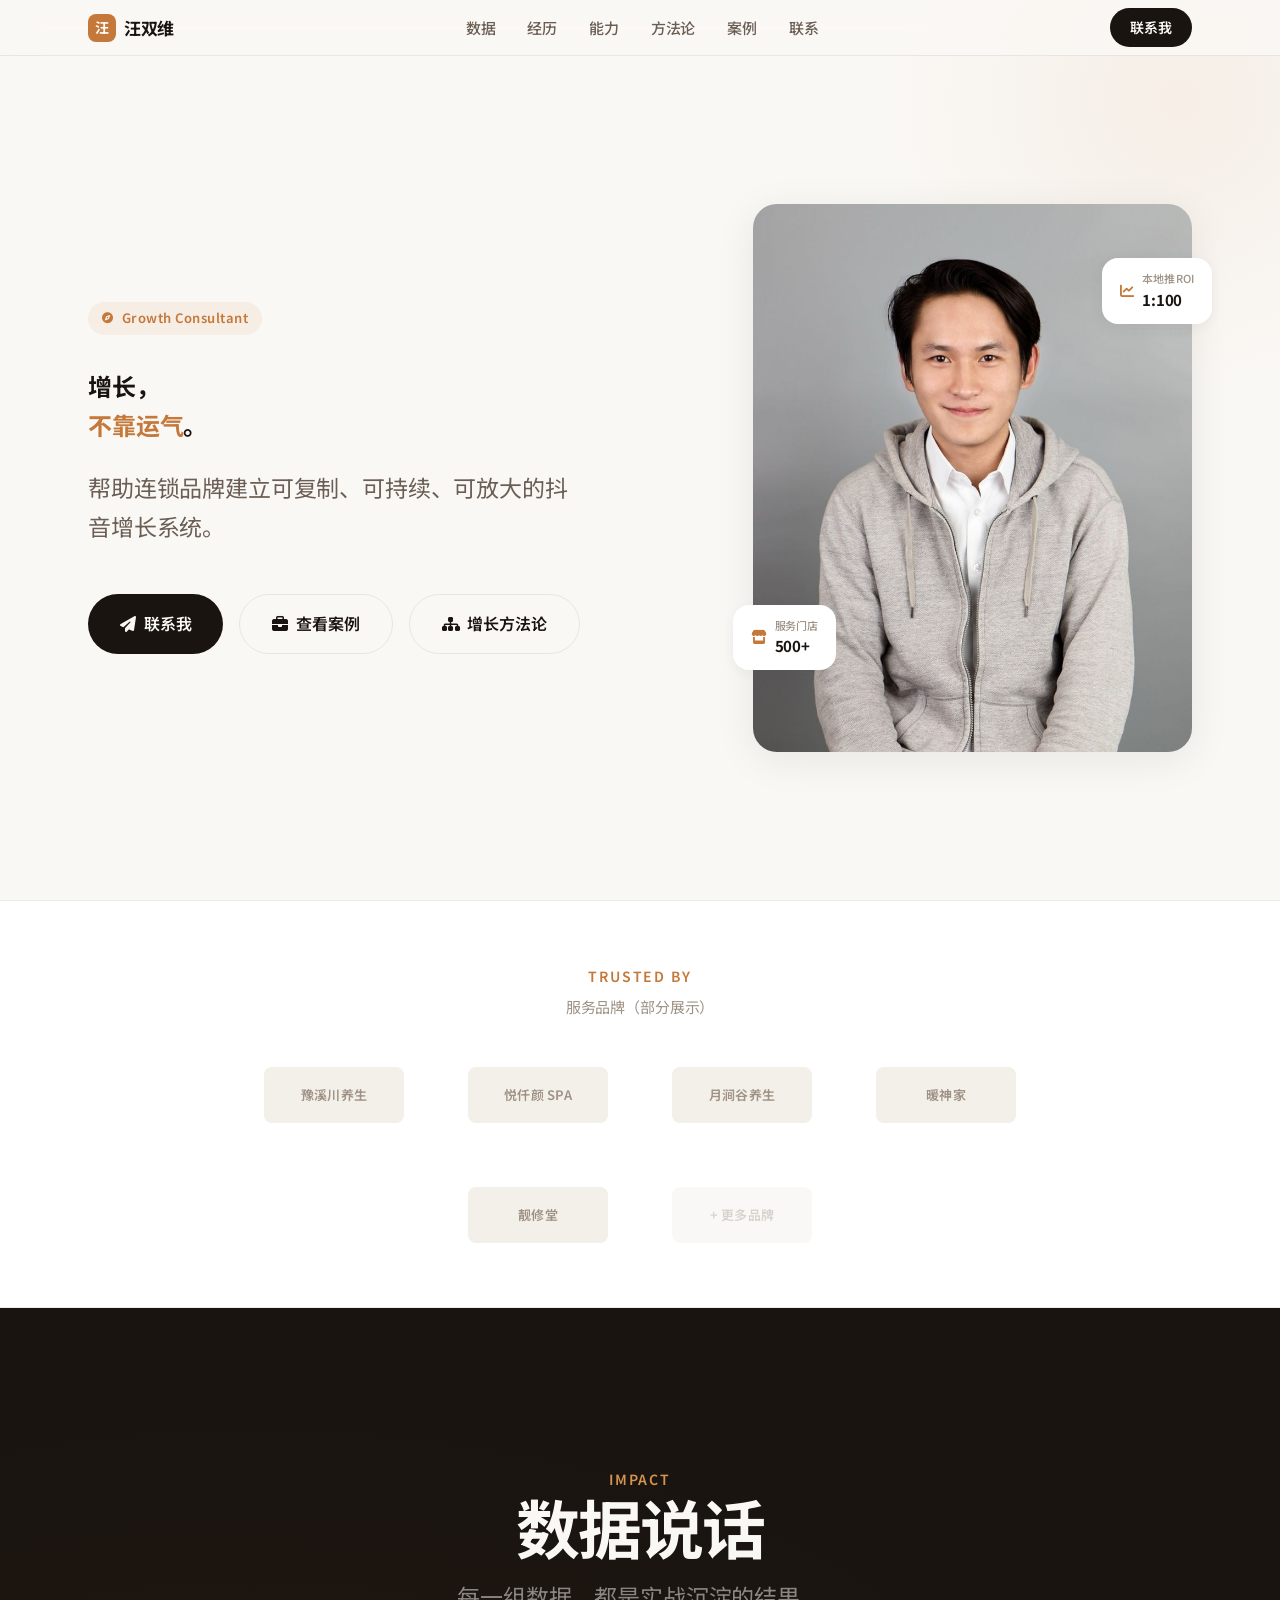
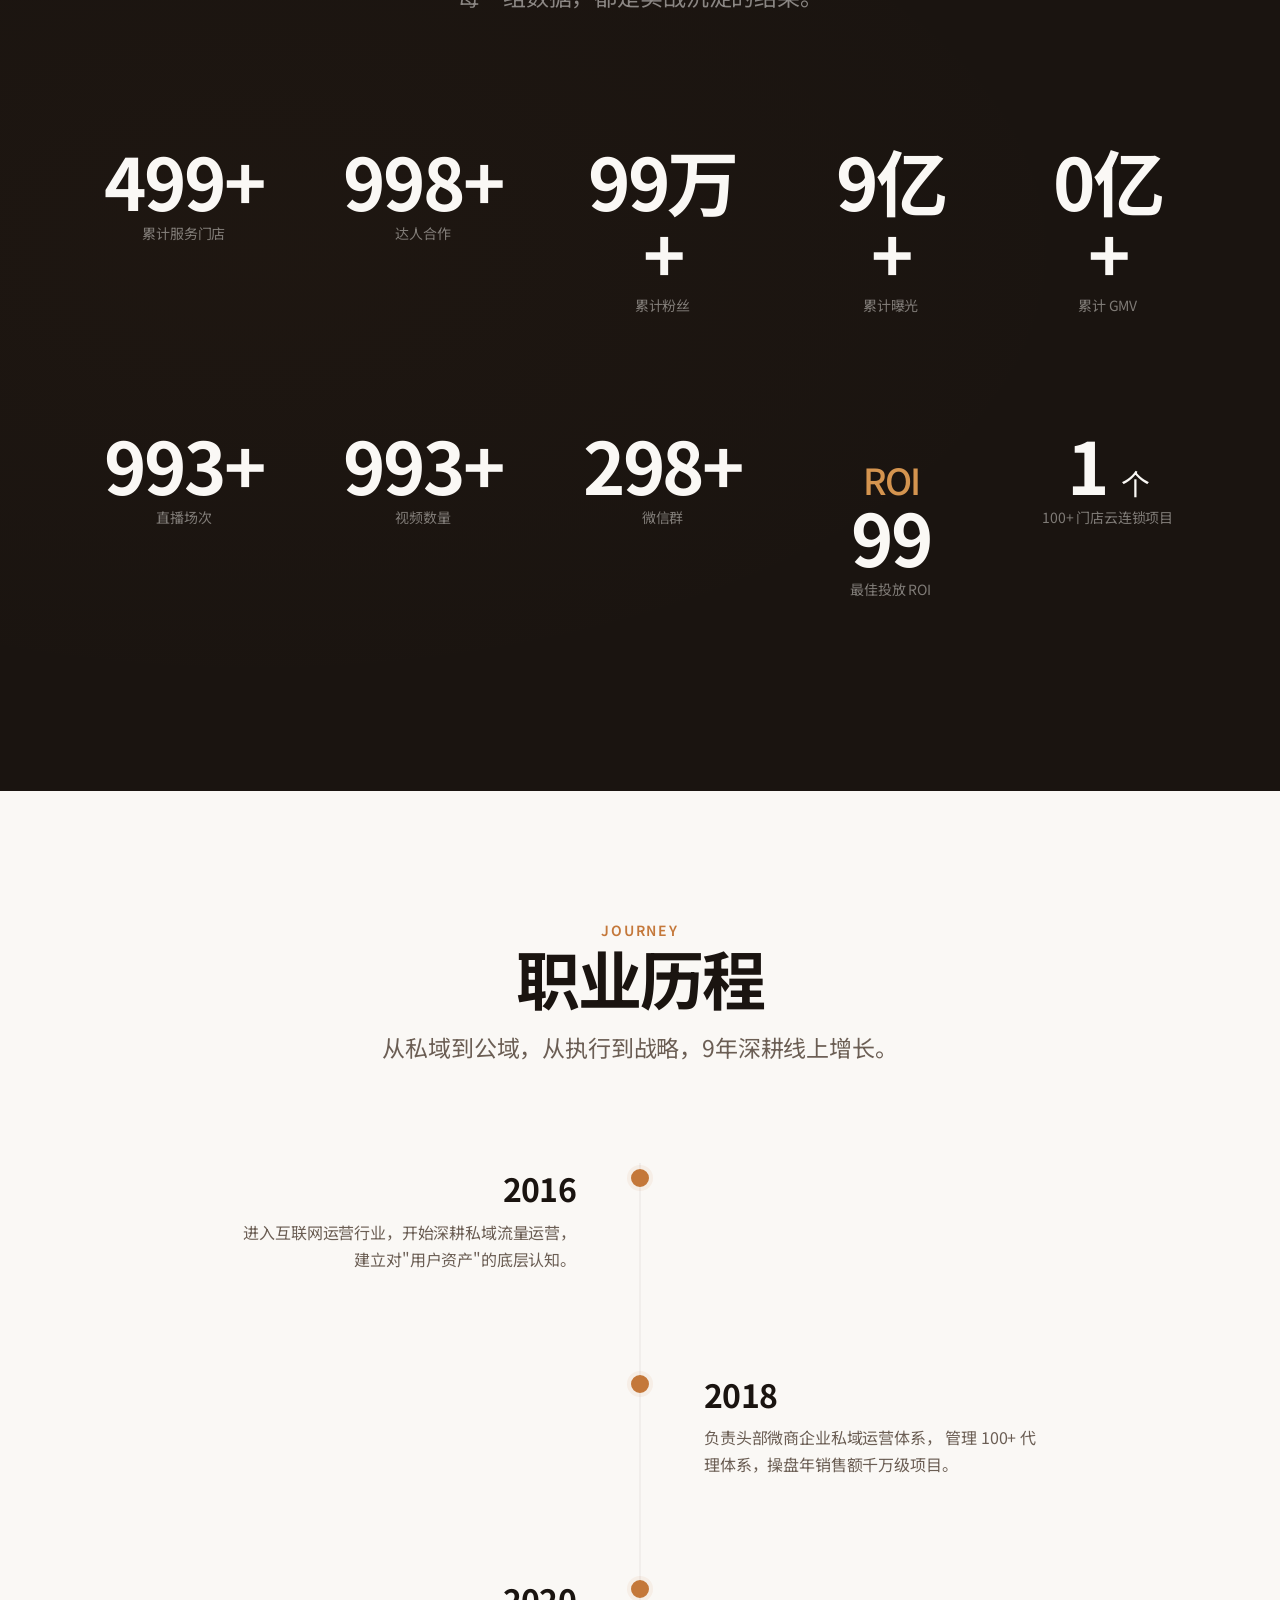
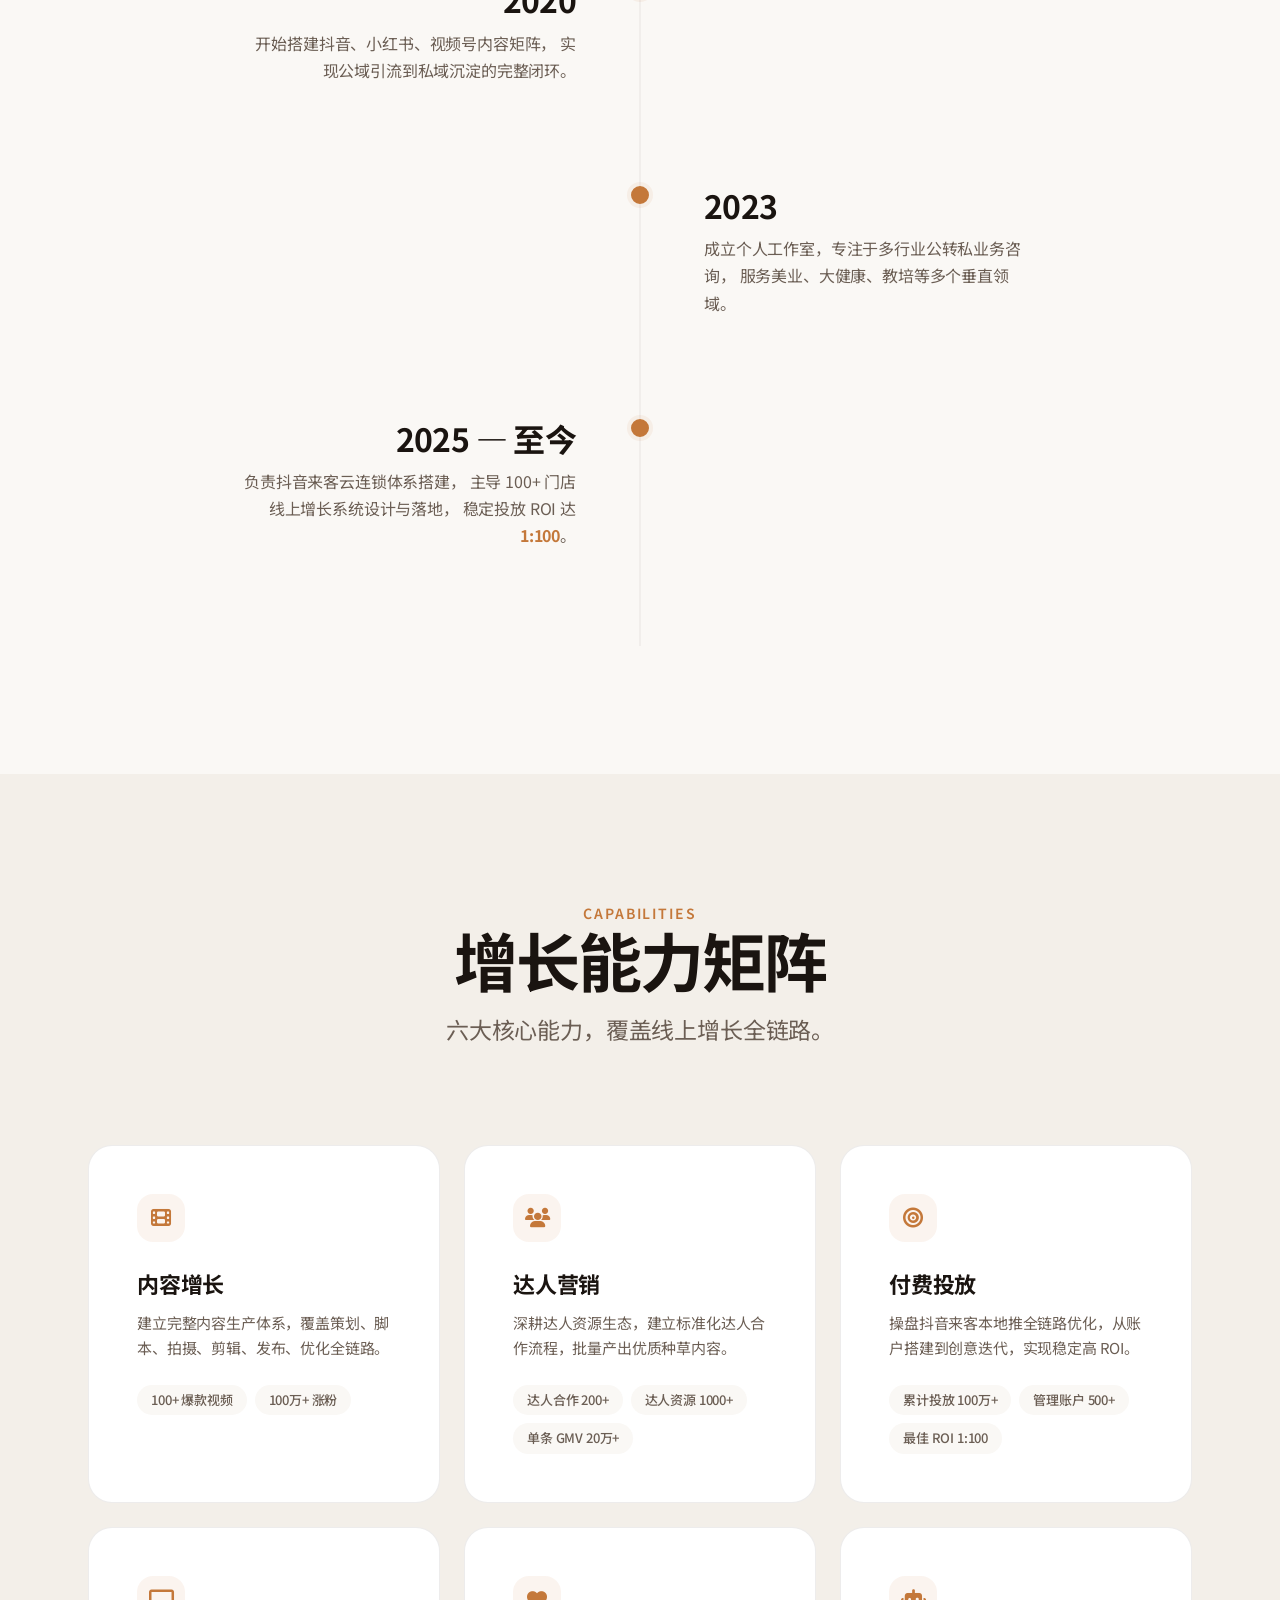
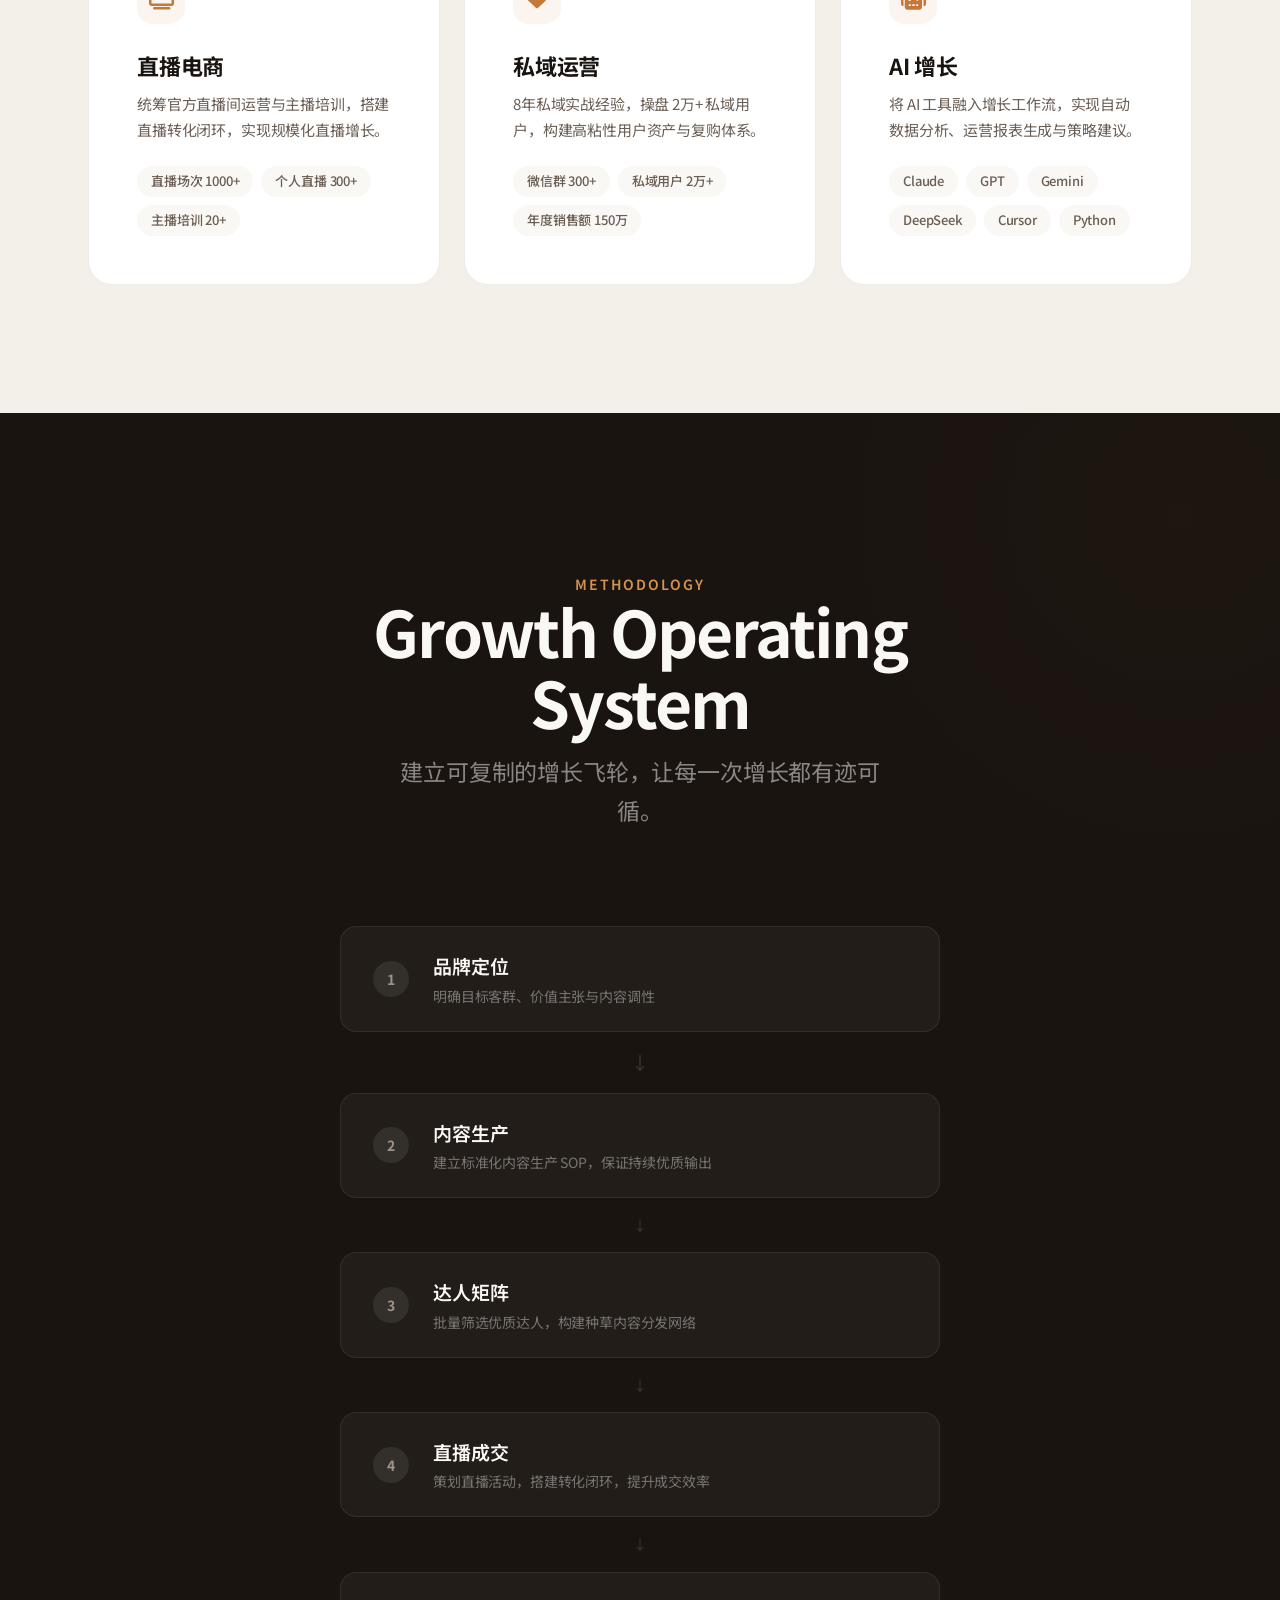
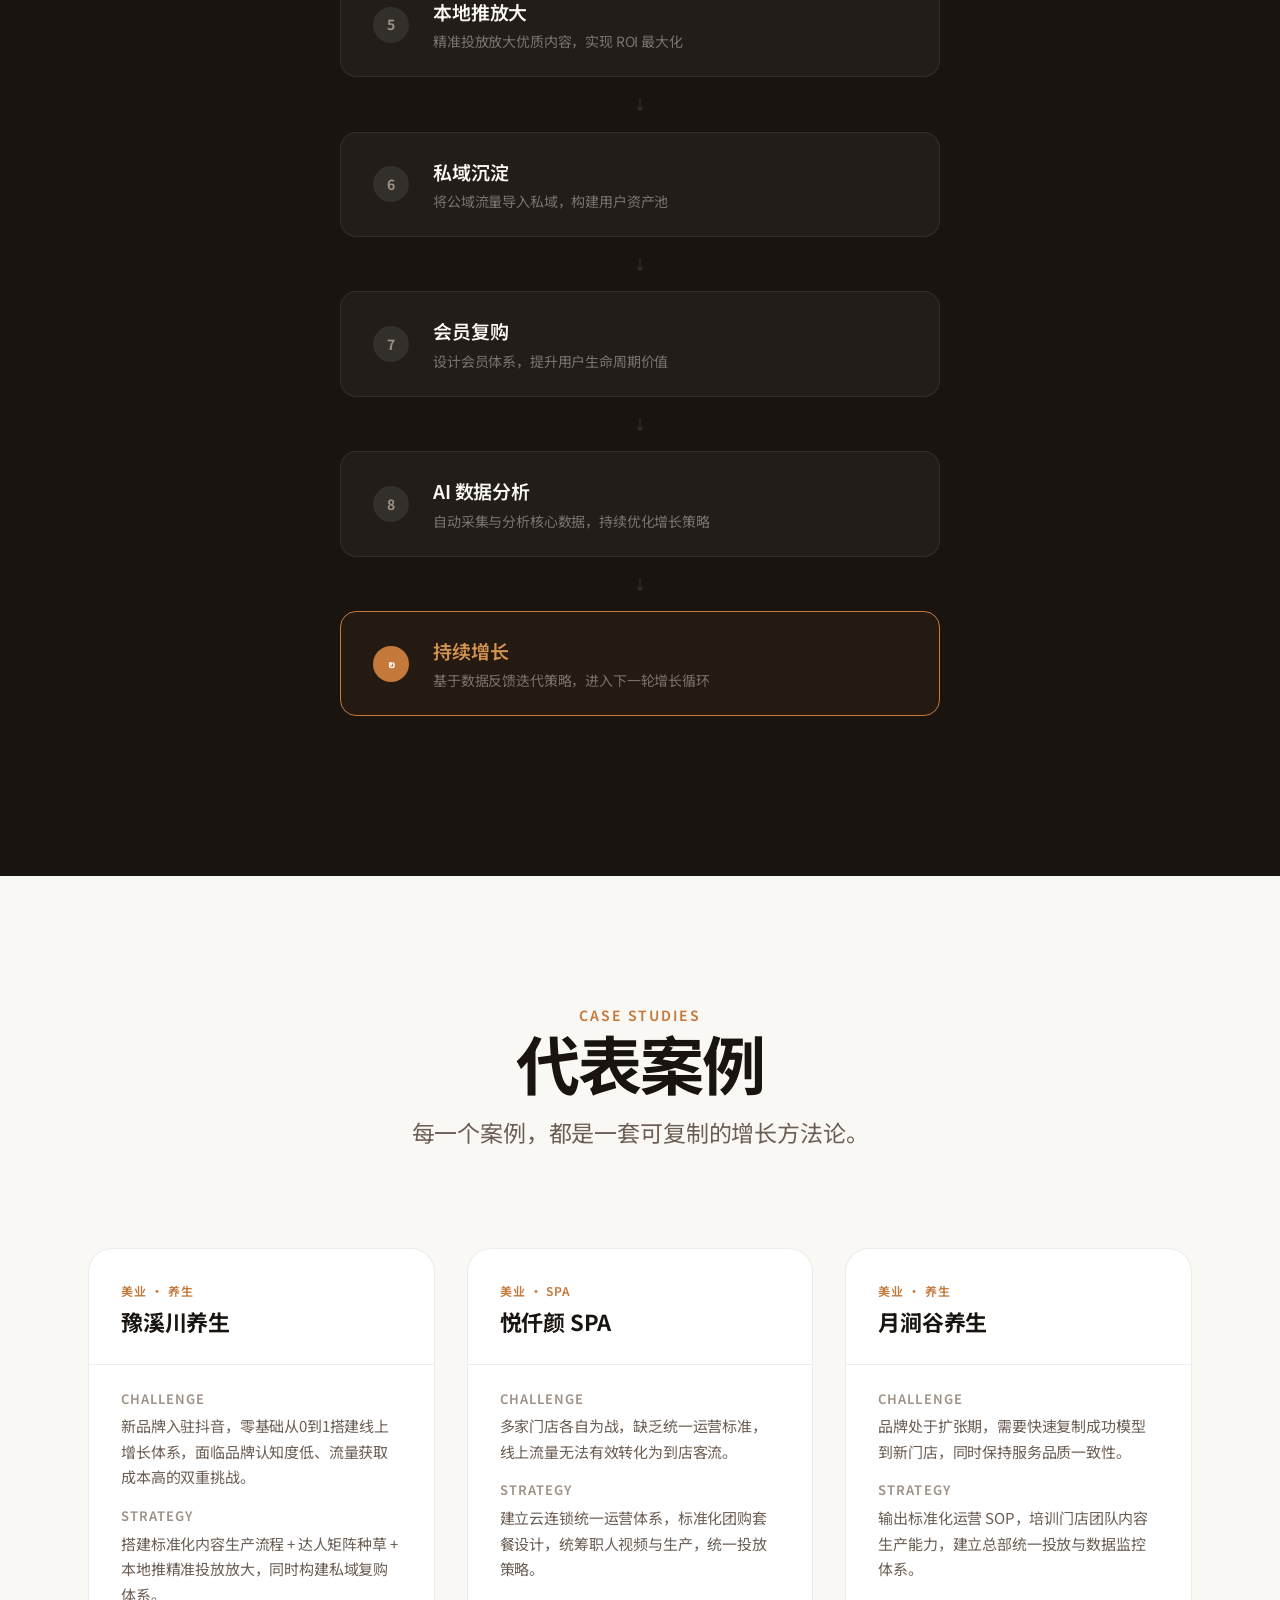
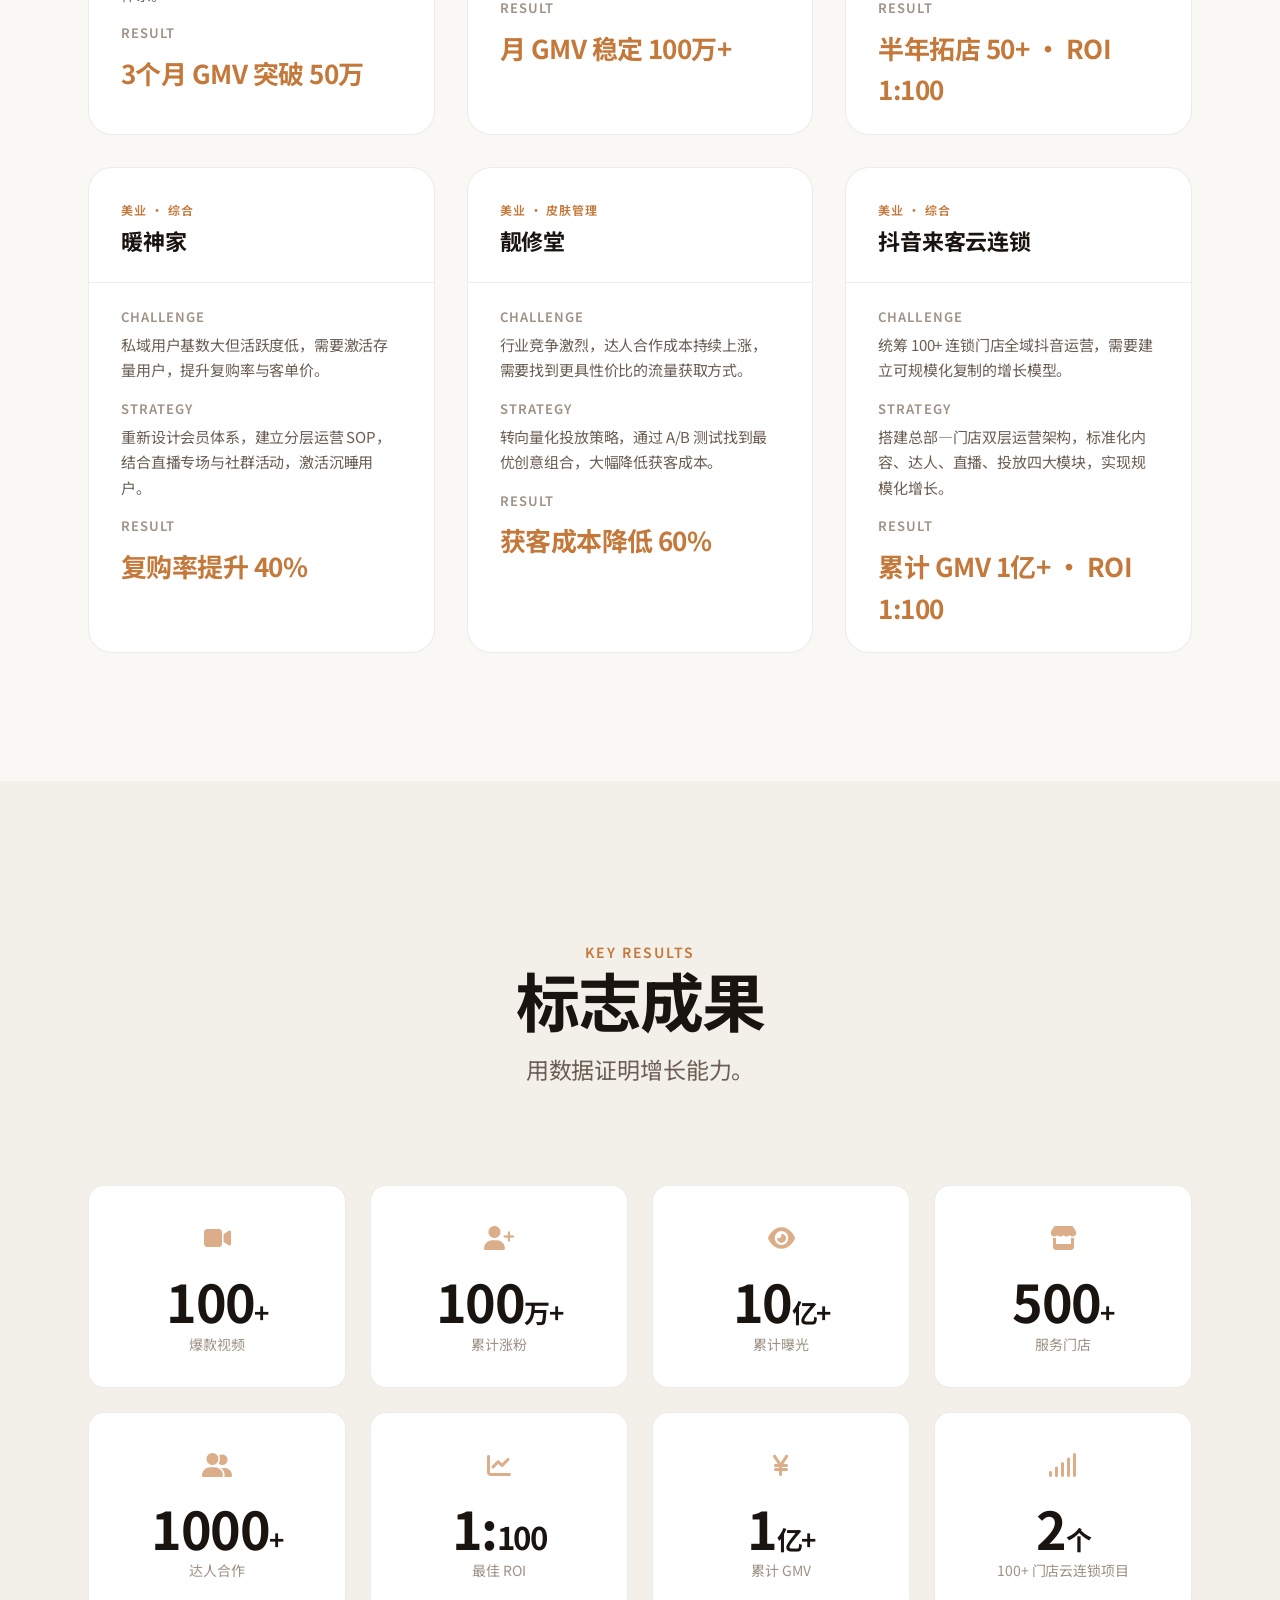
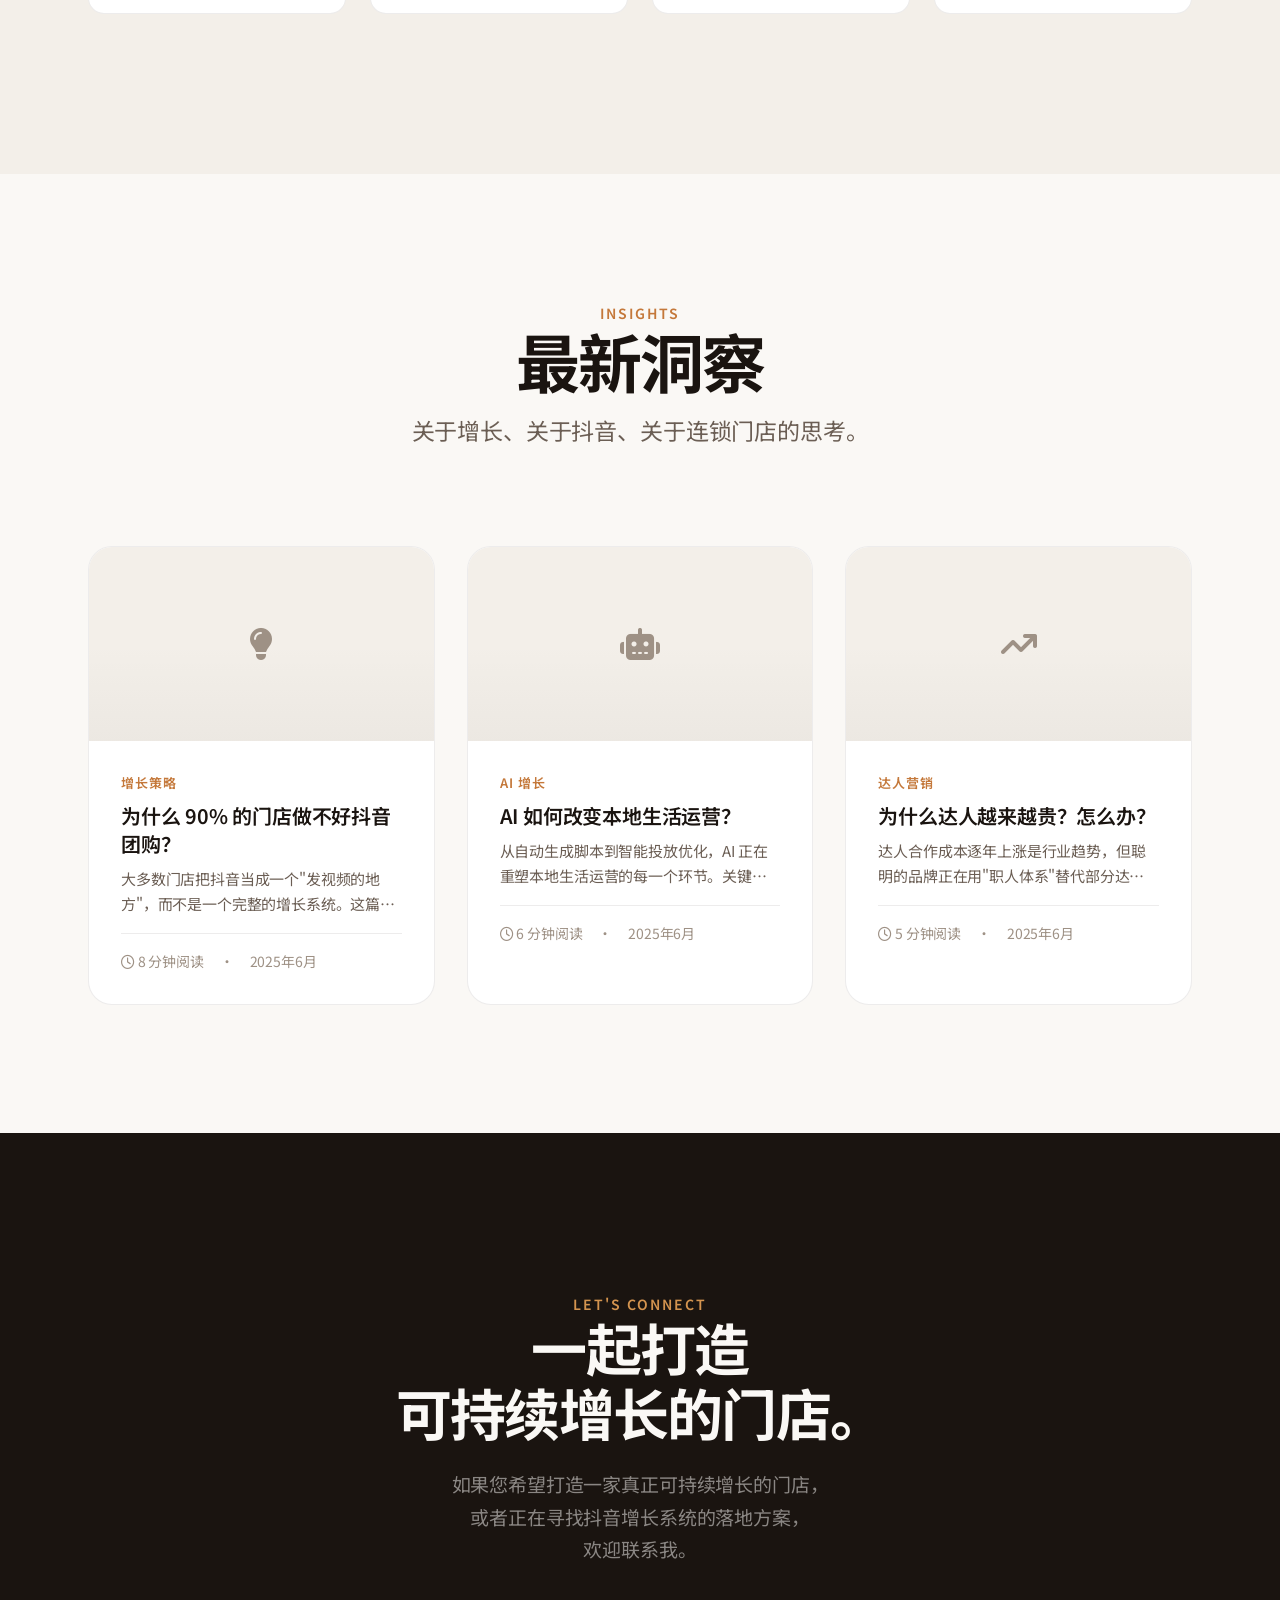
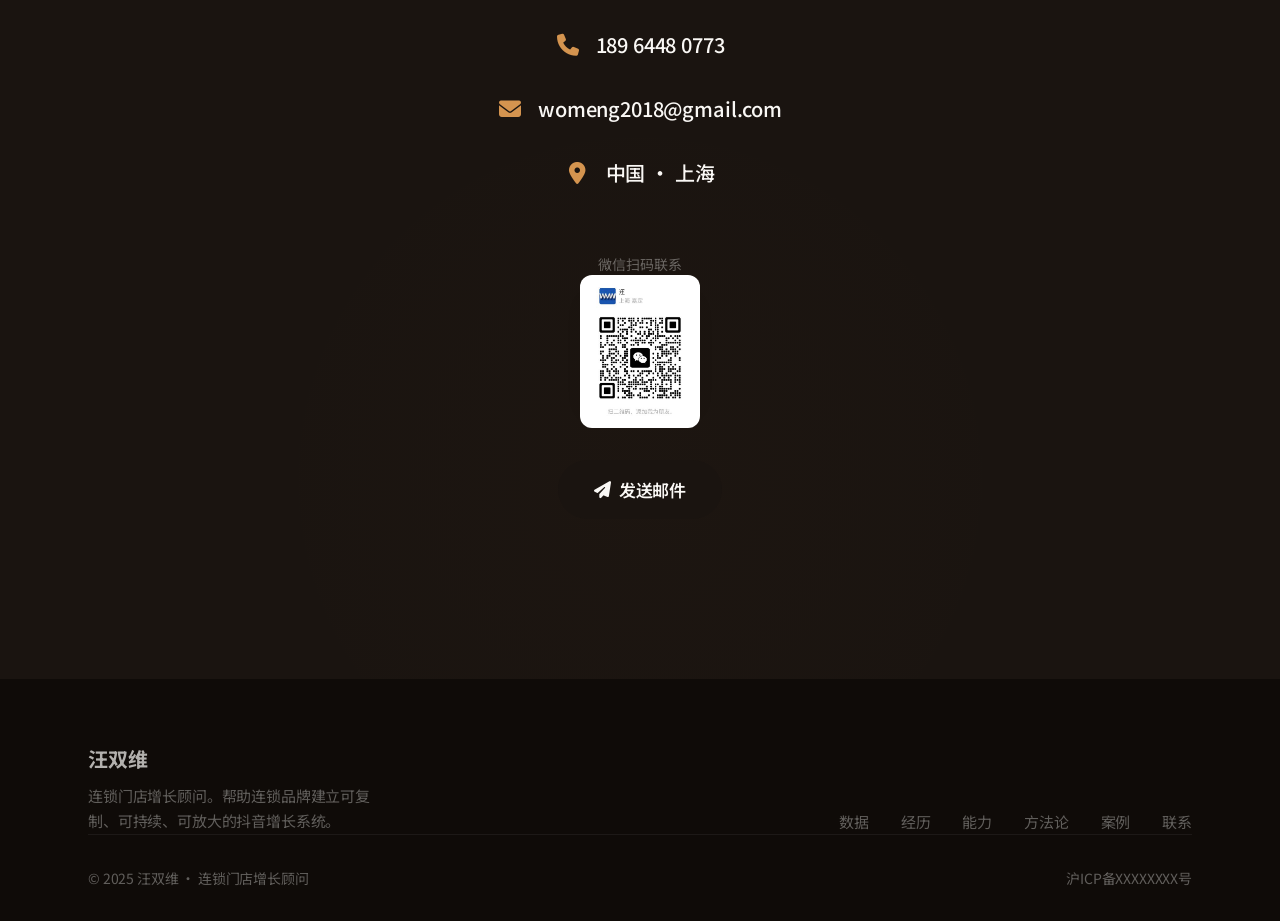
<file: index.html>
<!DOCTYPE html>
<html lang="zh-CN">
<head>
  <meta charset="UTF-8">
  <meta name="viewport" content="width=device-width, initial-scale=1.0">

  <!-- ============================================================
       SEO — Meta Tags
       ============================================================ -->
  <title>汪双维 — 连锁门店增长顾问 | Growth Consultant</title>
  <meta name="description" content="汪双维，连锁门店增长顾问。帮助连锁品牌建立可复制、可持续、可放大的抖音增长系统。500+门店服务经验，累计GMV超1亿。">
  <meta name="keywords" content="汪双维,连锁门店增长,抖音运营,云连锁,本地生活,增长顾问,Growth Consultant,抖音来客,私域运营,本地推">
  <meta name="author" content="汪双维">
  <meta name="robots" content="index, follow, max-image-preview:large">
  <link rel="canonical" href="https://wangshuangwei.com">

  <!-- Open Graph -->
  <meta property="og:type" content="website">
  <meta property="og:title" content="汪双维 — 连锁门店增长顾问">
  <meta property="og:description" content="增长，不靠运气。帮助连锁品牌建立可复制、可持续、可放大的抖音增长系统。">
  <meta property="og:image" content="https://wangshuangwei.com/assets/og-image.jpg">
  <meta property="og:url" content="https://wangshuangwei.com">
  <meta property="og:site_name" content="汪双维 — 连锁门店增长顾问">

  <!-- Twitter Card -->
  <meta name="twitter:card" content="summary_large_image">
  <meta name="twitter:title" content="汪双维 — 连锁门店增长顾问">
  <meta name="twitter:description" content="增长，不靠运气。帮助连锁品牌建立抖音增长系统。">
  <meta name="twitter:image" content="https://wangshuangwei.com/assets/og-image.jpg">

  <!-- Schema.org Structured Data -->
  <script type="application/ld+json">
  {
    "@context": "https://schema.org",
    "@type": "Person",
    "name": "汪双维",
    "givenName": "双维",
    "familyName": "汪",
    "jobTitle": "连锁门店增长顾问",
    "description": "帮助连锁品牌建立可复制、可持续、可放大的抖音增长系统",
    "url": "https://wangshuangwei.com",
    "email": "mailto:womeng2018@gmail.com",
    "telephone": "+86-189-6448-0773",
    "address": {
      "@type": "PostalAddress",
      "addressLocality": "上海",
      "addressCountry": "CN"
    },
    "sameAs": [
      "https://www.douyin.com/"
    ],
    "knowsAbout": [
      "抖音运营",
      "连锁门店增长",
      "私域运营",
      "本地生活",
      "直播电商"
    ]
  }
  </script>

  <!-- Favicon -->
  <link rel="icon" type="image/svg+xml" href="data:image/svg+xml,<svg xmlns='http://www.w3.org/2000/svg' viewBox='0 0 32 32'><rect width='32' height='32' rx='6' fill='%23C4783A'/><text x='50%' y='55%' font-family='system-ui' font-size='16' font-weight='700' fill='white' text-anchor='middle' dominant-baseline='middle'>汪</text></svg>">
  <link rel="apple-touch-icon" href="data:image/svg+xml,<svg xmlns='http://www.w3.org/2000/svg' viewBox='0 0 180 180'><rect width='180' height='180' rx='40' fill='%23C4783A'/><text x='50%' y='55%' font-family='system-ui' font-size='80' font-weight='700' fill='white' text-anchor='middle' dominant-baseline='middle'>汪</text></svg>">

  <!-- Fonts -->
  <link rel="preconnect" href="https://fonts.googleapis.com">
  <link rel="preconnect" href="https://fonts.gstatic.com" crossorigin>
  <link href="https://fonts.googleapis.com/css2?family=Noto+Sans+SC:wght@300;400;500;600;700&display=swap" rel="stylesheet">

  <!-- Font Awesome -->
  <link rel="stylesheet" href="https://cdnjs.cloudflare.com/ajax/libs/font-awesome/6.5.1/css/all.min.css">

  <!-- Stylesheet (minified) -->
  <link rel="stylesheet" href="style.min.css">

  <!-- Preload critical assets -->
  <link rel="preload" href="style.min.css" as="style">
  <link rel="preload" href="assets/profile-photo.jpg" as="image">
  <link rel="preload" href="main.min.js" as="script">

</head>
<body>

<!-- ============================================================
     NAVIGATION
     Apple-style top bar with glassmorphism
     ============================================================ -->
<nav class="nav" role="navigation" aria-label="主导航">
  <div class="nav-inner">
    <a href="#" class="nav-logo" aria-label="汪双维">
      <span class="nav-logo-mark">汪</span>
      <span>汪双维</span>
    </a>
    <ul class="nav-links" role="list">
      <li><a href="#impact">数据</a></li>
      <li><a href="#about">经历</a></li>
      <li><a href="#capabilities">能力</a></li>
      <li><a href="#gos">方法论</a></li>
      <li><a href="#projects">案例</a></li>
      <li><a href="#contact">联系</a></li>
    </ul>
    <a href="#contact" class="nav-cta">联系我</a>
    <button class="nav-mobile-toggle" aria-label="打开菜单" aria-expanded="false">
      <span></span>
      <span></span>
      <span></span>
    </button>
  </div>
</nav>

<!-- Mobile menu (hidden by default) -->
<div class="nav-mobile-menu" style="display:none; position:fixed; top:var(--nav-height); left:0; right:0; background:rgba(250,248,245,0.98); backdrop-filter:blur(20px); padding:24px; z-index:999; border-bottom:1px solid var(--color-border);">
  <ul style="list-style:none; display:flex; flex-direction:column; gap:16px;">
    <li><a href="#impact" style="font-size:18px; font-weight:500; color:var(--color-text);">数据</a></li>
    <li><a href="#about" style="font-size:18px; font-weight:500; color:var(--color-text);">经历</a></li>
    <li><a href="#capabilities" style="font-size:18px; font-weight:500; color:var(--color-text);">能力</a></li>
    <li><a href="#gos" style="font-size:18px; font-weight:500; color:var(--color-text);">方法论</a></li>
    <li><a href="#projects" style="font-size:18px; font-weight:500; color:var(--color-text);">案例</a></li>
    <li><a href="#contact" style="font-size:18px; font-weight:500; color:var(--color-text);">联系</a></li>
  </ul>
</div>

<!-- ============================================================
     HERO SECTION
     Value-first hero — not "about me", but "what I do for you"
     ============================================================ -->
<section class="hero" aria-label="首页">
  <div class="container">
    <div class="hero-grid">

      <!-- Left: Content -->
      <div class="hero-content">
        <div class="hero-eyebrow reveal">
          <i class="fa-solid fa-compass" style="font-size:11px;"></i>
          Growth Consultant
        </div>

        <h1 class="hero-title reveal">
          增长，<br><em>不靠运气</em>。
        </h1>

        <p class="hero-subtitle reveal">
          帮助连锁品牌建立可复制、可持续、可放大的抖音增长系统。
        </p>

        <div class="hero-actions reveal">
          <a href="#contact" class="btn btn-primary">
            <i class="fa-solid fa-paper-plane"></i>
            联系我
          </a>
          <a href="#projects" class="btn btn-secondary">
            <i class="fa-solid fa-briefcase"></i>
            查看案例
          </a>
          <a href="#gos" class="btn btn-secondary">
            <i class="fa-solid fa-sitemap"></i>
            增长方法论
          </a>
        </div>
      </div>

      <!-- Right: Visual -->
      <div class="hero-visual">
        <div class="hero-photo-frame reveal">
          <img src="assets/profile-photo.jpg" alt="汪双维 - 连锁门店增长顾问" class="hero-photo-img">
        </div>

        <!-- Floating badges -->
        <div class="hero-badge hero-badge-1 reveal">
          <i class="fa-solid fa-chart-line" style="color:var(--color-accent); font-size:14px;"></i>
          <div>
            <div style="font-size:11px; color:var(--color-text-tertiary);">本地推 ROI</div>
            <div style="font-size:15px; font-weight:700; color:var(--color-text);">1:100</div>
          </div>
        </div>

        <div class="hero-badge hero-badge-2 reveal">
          <i class="fa-solid fa-store" style="color:var(--color-accent); font-size:14px;"></i>
          <div>
            <div style="font-size:11px; color:var(--color-text-tertiary);">服务门店</div>
            <div style="font-size:15px; font-weight:700; color:var(--color-text);">500+</div>
          </div>
        </div>
      </div>

    </div>
  </div>
</section>

<!-- ============================================================
     LOGO WALL
     Apple-style brand logos — social proof
     ============================================================ -->
<section class="logo-wall" aria-label="合作品牌">
  <div class="container">
    <div class="logo-wall-header reveal">
      <div class="t-eyebrow">Trusted By</div>
      <p class="t-caption" style="margin-top:8px;">
        服务品牌（部分展示）
      </p>
    </div>

    <div class="logo-grid">
      <!-- Replace text with actual brand logos -->
      <div class="logo-item"><span>豫溪川养生</span></div>
      <div class="logo-item"><span>悦仟颜 SPA</span></div>
      <div class="logo-item"><span>月涧谷养生</span></div>
      <div class="logo-item"><span>暖神家</span></div>
      <div class="logo-item"><span>靓修堂</span></div>
      <div class="logo-item" style="opacity:0.4; cursor:default;"><span>+ 更多品牌</span></div>
    </div>
  </div>
</section>

<!-- ============================================================
     IMPACT SECTION
     Dark section with big numbers — Apple style
     ============================================================ -->
<section class="impact" id="impact" aria-label="核心数据">
  <div class="container">
    <div class="section-header center reveal">
      <div class="t-eyebrow">Impact</div>
      <h2 class="t-h1" style="color:var(--color-text-inverse);">
        数据说话
      </h2>
      <p class="t-body-lg" style="color:rgba(250,248,245,0.5); margin-top:16px;">
        每一组数据，都是实战沉淀的结果。
      </p>
    </div>

    <div class="impact-grid">
      <div class="impact-item reveal">
        <div class="impact-number">
          <span class="counter" data-target="500" data-suffix="+">0</span>
        </div>
        <div class="impact-label">累计服务门店</div>
      </div>
      <div class="impact-item reveal">
        <div class="impact-number">
          <span class="counter" data-target="1000" data-suffix="+">0</span>
        </div>
        <div class="impact-label">达人合作</div>
      </div>
      <div class="impact-item reveal">
        <div class="impact-number">
          <span class="counter" data-target="100" data-suffix="万+">0</span>
        </div>
        <div class="impact-label">累计粉丝</div>
      </div>
      <div class="impact-item reveal">
        <div class="impact-number">
          <span class="counter" data-target="10" data-suffix="亿+">0</span>
        </div>
        <div class="impact-label">累计曝光</div>
      </div>
      <div class="impact-item reveal">
        <div class="impact-number">
          <span class="counter" data-target="1" data-suffix="亿+">0</span>
        </div>
        <div class="impact-label">累计 GMV</div>
      </div>
      <div class="impact-item reveal">
        <div class="impact-number">
          <span class="counter" data-target="1000" data-suffix="+">0</span>
        </div>
        <div class="impact-label">直播场次</div>
      </div>
      <div class="impact-item reveal">
        <div class="impact-number">
          <span class="counter" data-target="1000" data-suffix="+">0</span>
        </div>
        <div class="impact-label">视频数量</div>
      </div>
      <div class="impact-item reveal">
        <div class="impact-number">
          <span class="counter" data-target="300" data-suffix="+">0</span>
        </div>
        <div class="impact-label">微信群</div>
      </div>
      <div class="impact-item reveal">
        <div class="impact-number">
          <span style="font-size:0.5em; font-weight:500; color:var(--color-accent-light);">ROI</span>
          <span class="counter" data-target="100" data-suffix="">0</span>
        </div>
        <div class="impact-label">最佳投放 ROI</div>
      </div>
      <div class="impact-item reveal">
        <div class="impact-number">
          <span class="counter" data-target="2" data-suffix="">0</span>
          <span style="font-size:0.4em; font-weight:400;"> 个</span>
        </div>
        <div class="impact-label">100+ 门店云连锁项目</div>
      </div>
    </div>
  </div>
</section>

<!-- ============================================================
     ABOUT / TIMELINE
     Apple-style vertical timeline — not a resume
     ============================================================ -->
<section class="timeline-section section" id="about" aria-label="职业经历">
  <div class="container">
    <div class="section-header center reveal">
      <div class="t-eyebrow">Journey</div>
      <h2 class="t-h1">职业历程</h2>
      <p class="t-body-lg" style="margin-top:16px;">
        从私域到公域，从执行到战略，9年深耕线上增长。
      </p>
    </div>

    <div class="timeline">
      <!-- 2016 -->
      <div class="timeline-item">
        <div class="timeline-dot"></div>
        <div class="timeline-year">2016</div>
        <div class="timeline-text">
          进入互联网运营行业，开始深耕私域流量运营，
          建立对"用户资产"的底层认知。
        </div>
      </div>

      <!-- 2018 -->
      <div class="timeline-item">
        <div class="timeline-dot"></div>
        <div class="timeline-year">2018</div>
        <div class="timeline-text">
          负责头部微商企业私域运营体系，
          管理 100+ 代理体系，操盘年销售额千万级项目。
        </div>
      </div>

      <!-- 2020 -->
      <div class="timeline-item">
        <div class="timeline-dot"></div>
        <div class="timeline-year">2020</div>
        <div class="timeline-text">
          开始搭建抖音、小红书、视频号内容矩阵，
          实现公域引流到私域沉淀的完整闭环。
        </div>
      </div>

      <!-- 2023 -->
      <div class="timeline-item">
        <div class="timeline-dot"></div>
        <div class="timeline-year">2023</div>
        <div class="timeline-text">
          成立个人工作室，专注于多行业公转私业务咨询，
          服务美业、大健康、教培等多个垂直领域。
        </div>
      </div>

      <!-- 2025 -->
      <div class="timeline-item">
        <div class="timeline-dot"></div>
        <div class="timeline-year">2025 — 至今</div>
        <div class="timeline-text">
          负责抖音来客云连锁体系搭建，
          主导 100+ 门店线上增长系统设计与落地，
          稳定投放 ROI 达 <strong style="color:var(--color-accent);">1:100</strong>。
        </div>
      </div>
    </div>
  </div>
</section>

<!-- ============================================================
     GROWTH CAPABILITIES
     Six capability modules — with hover animations
     ============================================================ -->
<section class="capabilities section" id="capabilities" aria-label="核心能力">
  <div class="container">
    <div class="section-header center reveal">
      <div class="t-eyebrow">Capabilities</div>
      <h2 class="t-h1">增长能力矩阵</h2>
      <p class="t-body-lg" style="margin-top:16px;">
        六大核心能力，覆盖线上增长全链路。
      </p>
    </div>

    <div class="cap-grid">

      <!-- 1. Content Growth -->
      <div class="cap-card reveal">
        <div class="cap-icon">
          <i class="fa-solid fa-film"></i>
        </div>
        <h3>内容增长</h3>
        <p class="cap-desc">
          建立完整内容生产体系，覆盖策划、脚本、拍摄、剪辑、发布、优化全链路。
        </p>
        <div class="cap-stats">
          <span class="cap-stat">100+ 爆款视频</span>
          <span class="cap-stat">100万+ 涨粉</span>
        </div>
      </div>

      <!-- 2. Influencer Marketing -->
      <div class="cap-card reveal">
        <div class="cap-icon">
          <i class="fa-solid fa-users"></i>
        </div>
        <h3>达人营销</h3>
        <p class="cap-desc">
          深耕达人资源生态，建立标准化达人合作流程，批量产出优质种草内容。
        </p>
        <div class="cap-stats">
          <span class="cap-stat">达人合作 200+</span>
          <span class="cap-stat">达人资源 1000+</span>
          <span class="cap-stat">单条 GMV 20万+</span>
        </div>
      </div>

      <!-- 3. Paid Media -->
      <div class="cap-card reveal">
        <div class="cap-icon">
          <i class="fa-solid fa-bullseye"></i>
        </div>
        <h3>付费投放</h3>
        <p class="cap-desc">
          操盘抖音来客本地推全链路优化，从账户搭建到创意迭代，实现稳定高 ROI。
        </p>
        <div class="cap-stats">
          <span class="cap-stat">累计投放 100万+</span>
          <span class="cap-stat">管理账户 500+</span>
          <span class="cap-stat">最佳 ROI 1:100</span>
        </div>
      </div>

      <!-- 4. Live Commerce -->
      <div class="cap-card reveal">
        <div class="cap-icon">
          <i class="fa-solid fa-tv"></i>
        </div>
        <h3>直播电商</h3>
        <p class="cap-desc">
          统筹官方直播间运营与主播培训，搭建直播转化闭环，实现规模化直播增长。
        </p>
        <div class="cap-stats">
          <span class="cap-stat">直播场次 1000+</span>
          <span class="cap-stat">个人直播 300+</span>
          <span class="cap-stat">主播培训 20+</span>
        </div>
      </div>

      <!-- 5. Private Traffic -->
      <div class="cap-card reveal">
        <div class="cap-icon">
          <i class="fa-solid fa-heart"></i>
        </div>
        <h3>私域运营</h3>
        <p class="cap-desc">
          8年私域实战经验，操盘 2万+ 私域用户，构建高粘性用户资产与复购体系。
        </p>
        <div class="cap-stats">
          <span class="cap-stat">微信群 300+</span>
          <span class="cap-stat">私域用户 2万+</span>
          <span class="cap-stat">年度销售额 150万</span>
        </div>
      </div>

      <!-- 6. AI Growth -->
      <div class="cap-card reveal">
        <div class="cap-icon">
          <i class="fa-solid fa-robot"></i>
        </div>
        <h3>AI 增长</h3>
        <p class="cap-desc">
          将 AI 工具融入增长工作流，实现自动数据分析、运营报表生成与策略建议。
        </p>
        <div class="cap-stats">
          <span class="cap-stat">Claude</span>
          <span class="cap-stat">GPT</span>
          <span class="cap-stat">Gemini</span>
          <span class="cap-stat">DeepSeek</span>
          <span class="cap-stat">Cursor</span>
          <span class="cap-stat">Python</span>
        </div>
      </div>

    </div>
  </div>
</section>

<!-- ============================================================
     GROWTH OPERATING SYSTEM
     The most important page — flowchart style
     ============================================================ -->
<section class="gos-section section" id="gos" aria-label="增长操作系统">
  <div class="container">
    <div class="section-header center reveal">
      <div class="t-eyebrow">Methodology</div>
      <h2 class="t-h1" style="color:var(--color-text-inverse);">
        Growth Operating System
      </h2>
      <p class="t-body-lg" style="color:rgba(250,248,245,0.5); margin-top:16px; max-width:480px; margin-left:auto; margin-right:auto;">
        建立可复制的增长飞轮，让每一次增长都有迹可循。
      </p>
    </div>

    <div class="gos-flow reveal">
      <!-- Step 1 -->
      <div class="gos-step">
        <div class="gos-step-num">1</div>
        <div class="gos-step-content">
          <div class="gos-step-title">品牌定位</div>
          <div class="gos-step-desc">明确目标客群、价值主张与内容调性</div>
        </div>
      </div>

      <div class="gos-arrow" style="font-size:18px; color:rgba(255,255,255,0.15);">↓</div>

      <!-- Step 2 -->
      <div class="gos-step">
        <div class="gos-step-num">2</div>
        <div class="gos-step-content">
          <div class="gos-step-title">内容生产</div>
          <div class="gos-step-desc">建立标准化内容生产 SOP，保证持续优质输出</div>
        </div>
      </div>

      <div class="gos-arrow">↓</div>

      <!-- Step 3 -->
      <div class="gos-step">
        <div class="gos-step-num">3</div>
        <div class="gos-step-content">
          <div class="gos-step-title">达人矩阵</div>
          <div class="gos-step-desc">批量筛选优质达人，构建种草内容分发网络</div>
        </div>
      </div>

      <div class="gos-arrow">↓</div>

      <!-- Step 4 -->
      <div class="gos-step">
        <div class="gos-step-num">4</div>
        <div class="gos-step-content">
          <div class="gos-step-title">直播成交</div>
          <div class="gos-step-desc">策划直播活动，搭建转化闭环，提升成交效率</div>
        </div>
      </div>

      <div class="gos-arrow">↓</div>

      <!-- Step 5 -->
      <div class="gos-step">
        <div class="gos-step-num">5</div>
        <div class="gos-step-content">
          <div class="gos-step-title">本地推放大</div>
          <div class="gos-step-desc">精准投放放大优质内容，实现 ROI 最大化</div>
        </div>
      </div>

      <div class="gos-arrow">↓</div>

      <!-- Step 6 -->
      <div class="gos-step">
        <div class="gos-step-num">6</div>
        <div class="gos-step-content">
          <div class="gos-step-title">私域沉淀</div>
          <div class="gos-step-desc">将公域流量导入私域，构建用户资产池</div>
        </div>
      </div>

      <div class="gos-arrow">↓</div>

      <!-- Step 7 -->
      <div class="gos-step">
        <div class="gos-step-num">7</div>
        <div class="gos-step-content">
          <div class="gos-step-title">会员复购</div>
          <div class="gos-step-desc">设计会员体系，提升用户生命周期价值</div>
        </div>
      </div>

      <div class="gos-arrow">↓</div>

      <!-- Step 8 -->
      <div class="gos-step">
        <div class="gos-step-num">8</div>
        <div class="gos-step-content">
          <div class="gos-step-title">AI 数据分析</div>
          <div class="gos-step-desc">自动采集与分析核心数据，持续优化增长策略</div>
        </div>
      </div>

      <div class="gos-arrow">↓</div>

      <!-- Step 9: back to start -->
      <div class="gos-step" style="border-color:var(--color-accent); background:rgba(196,120,58,0.06);">
        <div class="gos-step-num" style="background:var(--color-accent); color:white;">↻</div>
        <div class="gos-step-content">
          <div class="gos-step-title" style="color:var(--color-accent-light);">持续增长</div>
          <div class="gos-step-desc">基于数据反馈迭代策略，进入下一轮增长循环</div>
        </div>
      </div>
    </div>
  </div>
</section>

<!-- ============================================================
     REPRESENTATIVE PROJECTS
     Apple Card style — each case independent
     ============================================================ -->
<section class="projects-section section" id="projects" aria-label="代表案例">
  <div class="container">
    <div class="section-header center reveal">
      <div class="t-eyebrow">Case Studies</div>
      <h2 class="t-h1">代表案例</h2>
      <p class="t-body-lg" style="margin-top:16px;">
        每一个案例，都是一套可复制的增长方法论。
      </p>
    </div>

    <div class="project-grid">

      <!-- Case 1: 豫溪川 -->
      <div class="project-card reveal">
        <div class="project-card-header">
          <div class="project-card-category">美业 · 养生</div>
          <div class="project-card-title">豫溪川养生</div>
        </div>
        <div class="project-card-body">
          <div class="project-card-label">Challenge</div>
          <div class="project-card-text">
            新品牌入驻抖音，零基础从0到1搭建线上增长体系，面临品牌认知度低、流量获取成本高的双重挑战。
          </div>
          <div class="project-card-label">Strategy</div>
          <div class="project-card-text">
            搭建标准化内容生产流程 + 达人矩阵种草 + 本地推精准投放放大，同时构建私域复购体系。
          </div>
          <div class="project-card-label">Result</div>
          <div class="project-card-result">3个月 GMV 突破 50万</div>
        </div>
      </div>

      <!-- Case 2: 悦仟颜 -->
      <div class="project-card reveal">
        <div class="project-card-header">
          <div class="project-card-category">美业 · SPA</div>
          <div class="project-card-title">悦仟颜 SPA</div>
        </div>
        <div class="project-card-body">
          <div class="project-card-label">Challenge</div>
          <div class="project-card-text">
            多家门店各自为战，缺乏统一运营标准，线上流量无法有效转化为到店客流。
          </div>
          <div class="project-card-label">Strategy</div>
          <div class="project-card-text">
            建立云连锁统一运营体系，标准化团购套餐设计，统筹职人视频与生产，统一投放策略。
          </div>
          <div class="project-card-label">Result</div>
          <div class="project-card-result">月 GMV 稳定 100万+</div>
        </div>
      </div>

      <!-- Case 3: 月涧谷 -->
      <div class="project-card reveal">
        <div class="project-card-header">
          <div class="project-card-category">美业 · 养生</div>
          <div class="project-card-title">月涧谷养生</div>
        </div>
        <div class="project-card-body">
          <div class="project-card-label">Challenge</div>
          <div class="project-card-text">
            品牌处于扩张期，需要快速复制成功模型到新门店，同时保持服务品质一致性。
          </div>
          <div class="project-card-label">Strategy</div>
          <div class="project-card-text">
            输出标准化运营 SOP，培训门店团队内容生产能力，建立总部统一投放与数据监控体系。
          </div>
          <div class="project-card-label">Result</div>
          <div class="project-card-result">半年拓店 50+ · ROI 1:100</div>
        </div>
      </div>

      <!-- Case 4: 暖神家 -->
      <div class="project-card reveal">
        <div class="project-card-header">
          <div class="project-card-category">美业 · 综合</div>
          <div class="project-card-title">暖神家</div>
        </div>
        <div class="project-card-body">
          <div class="project-card-label">Challenge</div>
          <div class="project-card-text">
            私域用户基数大但活跃度低，需要激活存量用户，提升复购率与客单价。
          </div>
          <div class="project-card-label">Strategy</div>
          <div class="project-card-text">
            重新设计会员体系，建立分层运营 SOP，结合直播专场与社群活动，激活沉睡用户。
          </div>
          <div class="project-card-label">Result</div>
          <div class="project-card-result">复购率提升 40%</div>
        </div>
      </div>

      <!-- Case 5: 靓修堂 -->
      <div class="project-card reveal">
        <div class="project-card-header">
          <div class="project-card-category">美业 · 皮肤管理</div>
          <div class="project-card-title">靓修堂</div>
        </div>
        <div class="project-card-body">
          <div class="project-card-label">Challenge</div>
          <div class="project-card-text">
            行业竞争激烈，达人合作成本持续上涨，需要找到更具性价比的流量获取方式。
          </div>
          <div class="project-card-label">Strategy</div>
          <div class="project-card-text">
            转向量化投放策略，通过 A/B 测试找到最优创意组合，大幅降低获客成本。
          </div>
          <div class="project-card-label">Result</div>
          <div class="project-card-result">获客成本降低 60%</div>
        </div>
      </div>

      <!-- Case 6: 综合案例 -->
      <div class="project-card reveal">
        <div class="project-card-header">
          <div class="project-card-category">美业 · 综合</div>
          <div class="project-card-title">抖音来客云连锁</div>
        </div>
        <div class="project-card-body">
          <div class="project-card-label">Challenge</div>
          <div class="project-card-text">
            统筹 100+ 连锁门店全域抖音运营，需要建立可规模化复制的增长模型。
          </div>
          <div class="project-card-label">Strategy</div>
          <div class="project-card-text">
            搭建总部—门店双层运营架构，标准化内容、达人、直播、投放四大模块，实现规模化增长。
          </div>
          <div class="project-card-label">Result</div>
          <div class="project-card-result">累计 GMV 1亿+ · ROI 1:100</div>
        </div>
      </div>

    </div>
  </div>
</section>

<!-- ============================================================
     KEY RESULTS
     Apple-style data cards — redesigned
     ============================================================ -->
<section class="key-results section" id="results" aria-label="关键成果">
  <div class="container">
    <div class="section-header center reveal">
      <div class="t-eyebrow">Key Results</div>
      <h2 class="t-h1">标志成果</h2>
      <p class="t-body-lg" style="margin-top:16px;">
        用数据证明增长能力。
      </p>
    </div>

    <div class="kr-grid">
      <div class="kr-card reveal">
        <div class="kr-icon"><i class="fa-solid fa-video"></i></div>
        <div class="kr-number">100<span style="font-size:0.5em;">+</span></div>
        <div class="kr-label">爆款视频</div>
      </div>
      <div class="kr-card reveal">
        <div class="kr-icon"><i class="fa-solid fa-user-plus"></i></div>
        <div class="kr-number">100<span style="font-size:0.5em;">万+</span></div>
        <div class="kr-label">累计涨粉</div>
      </div>
      <div class="kr-card reveal">
        <div class="kr-icon"><i class="fa-solid fa-eye"></i></div>
        <div class="kr-number">10<span style="font-size:0.5em;">亿+</span></div>
        <div class="kr-label">累计曝光</div>
      </div>
      <div class="kr-card reveal">
        <div class="kr-icon"><i class="fa-solid fa-store"></i></div>
        <div class="kr-number">500<span style="font-size:0.5em;">+</span></div>
        <div class="kr-label">服务门店</div>
      </div>
      <div class="kr-card reveal">
        <div class="kr-icon"><i class="fa-solid fa-user-group"></i></div>
        <div class="kr-number">1000<span style="font-size:0.5em;">+</span></div>
        <div class="kr-label">达人合作</div>
      </div>
      <div class="kr-card reveal">
        <div class="kr-icon"><i class="fa-solid fa-chart-line"></i></div>
        <div class="kr-number">1:<span style="font-size:0.6em;">100</span></div>
        <div class="kr-label">最佳 ROI</div>
      </div>
      <div class="kr-card reveal">
        <div class="kr-icon"><i class="fa-solid fa-yen-sign"></i></div>
        <div class="kr-number">1<span style="font-size:0.5em;">亿+</span></div>
        <div class="kr-label">累计 GMV</div>
      </div>
      <div class="kr-card reveal">
        <div class="kr-icon"><i class="fa-solid fa-signal"></i></div>
        <div class="kr-number">2<span style="font-size:0.5em;">个</span></div>
        <div class="kr-label">100+ 门店云连锁项目</div>
      </div>
    </div>
  </div>
</section>

<!-- ============================================================
     INSIGHTS / BLOG
     Placeholder for future SEO content
     ============================================================ -->
<section class="insights-section section" id="insights" aria-label="洞察文章">
  <div class="container">
    <div class="section-header center reveal">
      <div class="t-eyebrow">Insights</div>
      <h2 class="t-h1">最新洞察</h2>
      <p class="t-body-lg" style="margin-top:16px;">
        关于增长、关于抖音、关于连锁门店的思考。
      </p>
    </div>

    <div class="insights-grid">
      <!-- Article 1 -->
      <article class="insight-card reveal">
        <div class="insight-thumb">
          <i class="fa-solid fa-lightbulb"></i>
        </div>
        <div class="insight-body">
          <div class="insight-tag">增长策略</div>
          <h3 class="insight-title">为什么 90% 的门店做不好抖音团购？</h3>
          <p class="insight-excerpt">
            大多数门店把抖音当成一个"发视频的地方"，而不是一个完整的增长系统。这篇文拆解了门店做抖音最常见的五大误区。
          </p>
          <div class="insight-meta">
            <span><i class="fa-regular fa-clock"></i> 8 分钟阅读</span>
            <span>·</span>
            <span>2025年6月</span>
          </div>
        </div>
      </article>

      <!-- Article 2 -->
      <article class="insight-card reveal">
        <div class="insight-thumb">
          <i class="fa-solid fa-robot"></i>
        </div>
        <div class="insight-body">
          <div class="insight-tag">AI 增长</div>
          <h3 class="insight-title">AI 如何改变本地生活运营？</h3>
          <p class="insight-excerpt">
            从自动生成脚本到智能投放优化，AI 正在重塑本地生活运营的每一个环节。关键是——你准备好了吗？
          </p>
          <div class="insight-meta">
            <span><i class="fa-regular fa-clock"></i> 6 分钟阅读</span>
            <span>·</span>
            <span>2025年6月</span>
          </div>
        </div>
      </article>

      <!-- Article 3 -->
      <article class="insight-card reveal">
        <div class="insight-thumb">
          <i class="fa-solid fa-arrow-trend-up"></i>
        </div>
        <div class="insight-body">
          <div class="insight-tag">达人营销</div>
          <h3 class="insight-title">为什么达人越来越贵？怎么办？</h3>
          <p class="insight-excerpt">
            达人合作成本逐年上涨是行业趋势，但聪明的品牌正在用"职人体系"替代部分达人预算，效果反而更好。
          </p>
          <div class="insight-meta">
            <span><i class="fa-regular fa-clock"></i> 5 分钟阅读</span>
            <span>·</span>
            <span>2025年6月</span>
          </div>
        </div>
      </article>
    </div>
  </div>
</section>

<!-- ============================================================
     CONTACT SECTION
     Final CTA — Let's Build Growth Together
     ============================================================ -->
<section class="contact-section section" id="contact" aria-label="联系我">
  <div class="container">
    <div class="contact-inner reveal">
      <div class="t-eyebrow">Let's Connect</div>
      <h2 class="contact-headline">
        一起打造<br>可持续增长的门店。
      </h2>
      <p class="contact-subtext">
        如果您希望打造一家真正可持续增长的门店，<br>
        或者正在寻找抖音增长系统的落地方案，<br>
        欢迎联系我。
      </p>

      <div class="contact-details">
        <div class="contact-detail">
          <i class="fa-solid fa-phone"></i>
          <span>189 6448 0773</span>
        </div>
        <div class="contact-detail">
          <i class="fa-solid fa-envelope"></i>
          <span>womeng2018@gmail.com</span>
        </div>
        <div class="contact-detail">
          <i class="fa-solid fa-location-dot"></i>
          <span>中国 · 上海</span>
        </div>
      </div>

      <!-- WeChat QR Code -->
      <div style="margin-top:48px;">
        <p style="font-size:14px; color:rgba(250,248,245,0.35); margin-bottom:16px;">
          微信扫码联系
        </p>
        <div class="contact-qr">
          <img src="assets/wechat-qr.jpg" alt="微信二维码" loading="lazy" style="width:100%; height:auto; border-radius:12px;">
          </div>
        </div>
      </div>

      <div style="margin-top:48px;">
        <a href="mailto:womeng2018@gmail.com" class="btn btn-primary" style="font-size:17px; padding:16px 36px;">
          <i class="fa-solid fa-paper-plane"></i>
          发送邮件
        </a>
      </div>
    </div>
  </div>
</section>

<!-- ============================================================
     FOOTER
     ============================================================ -->
<footer class="footer" role="contentinfo">
  <div class="container">
    <div class="footer-inner">
      <div class="footer-brand">
        <div class="footer-name">汪双维</div>
        <div class="footer-desc">
          连锁门店增长顾问。帮助连锁品牌建立可复制、可持续、可放大的抖音增长系统。
        </div>
      </div>
      <div class="footer-links">
        <a href="#impact">数据</a>
        <a href="#about">经历</a>
        <a href="#capabilities">能力</a>
        <a href="#gos">方法论</a>
        <a href="#projects">案例</a>
        <a href="#contact">联系</a>
      </div>
    </div>
    <div class="footer-bottom">
      <span>© 2025 汪双维 · 连锁门店增长顾问</span>
      <span>沪ICP备XXXXXXXX号</span>
    </div>
  </div>
</footer>

<!-- ============================================================
     SCRIPTS
     ============================================================ -->
<script src="main.min.js"></script>

</body>
</html>
</file>
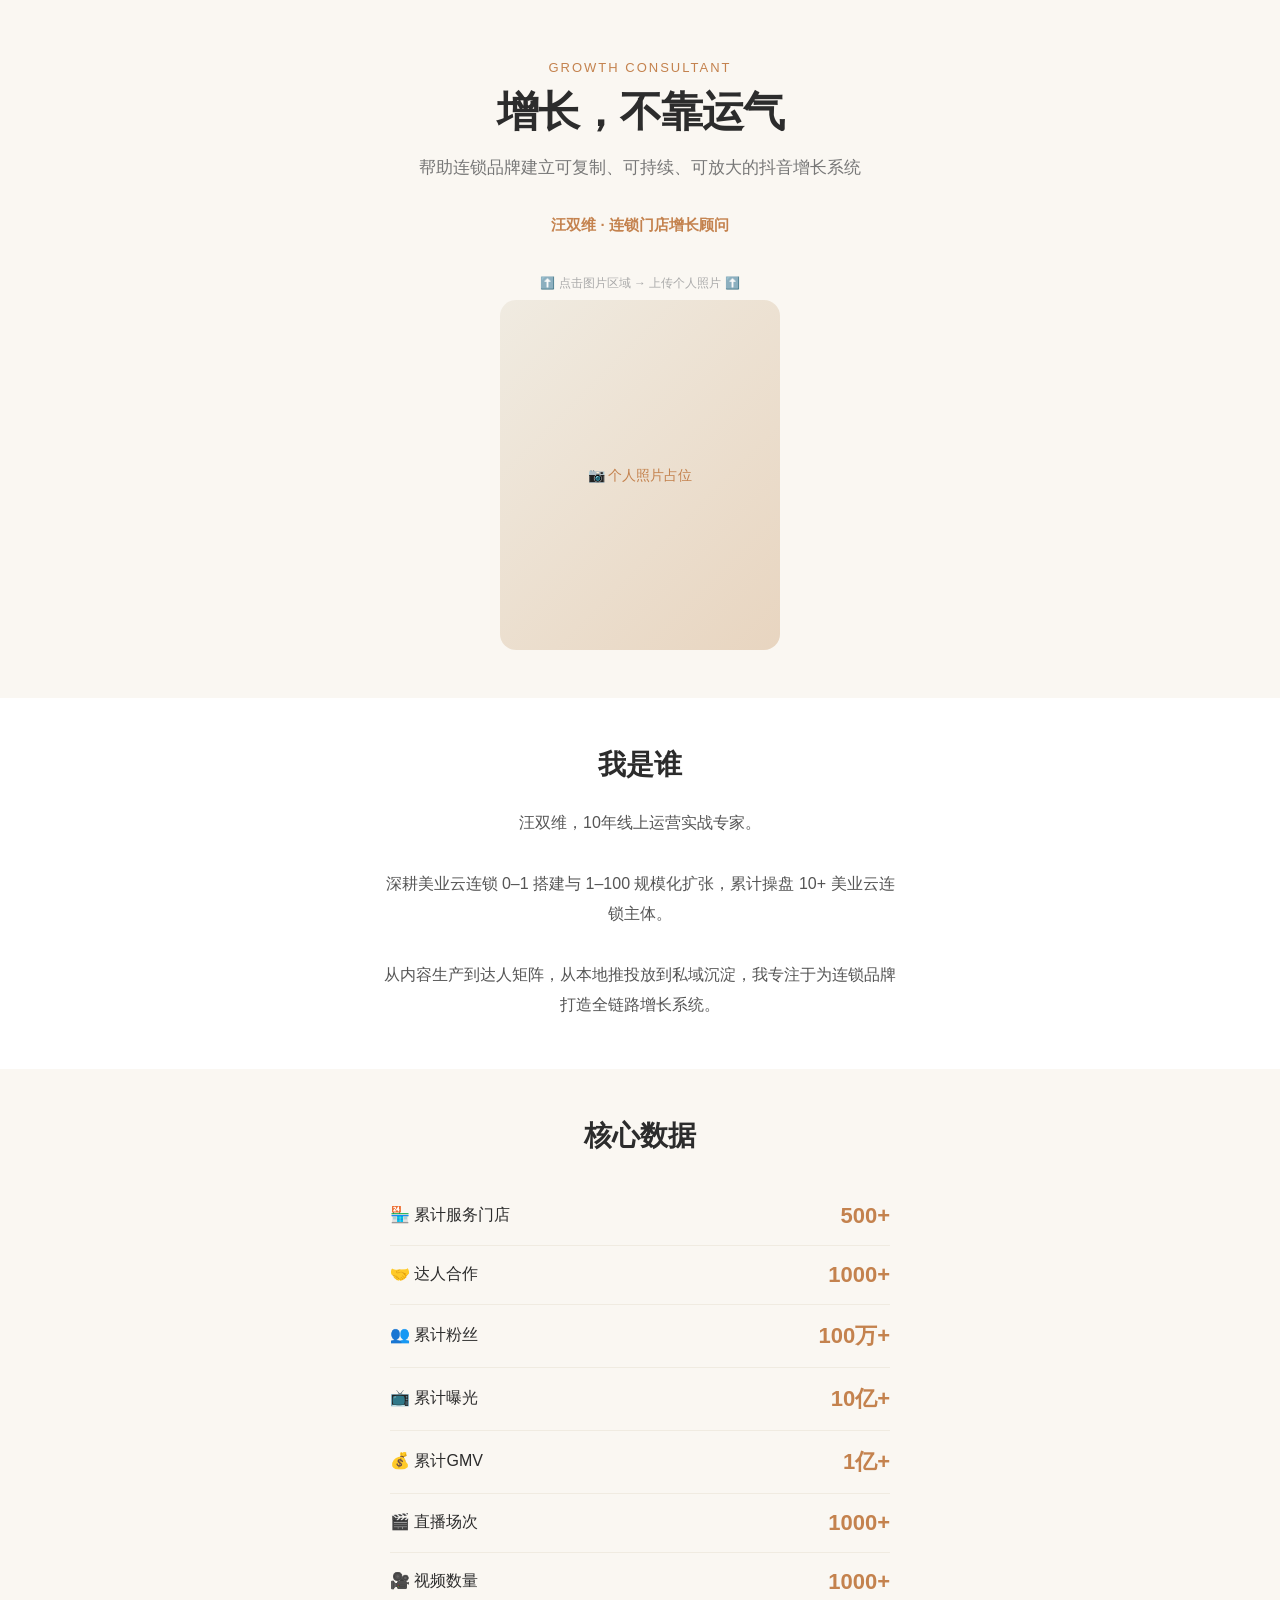
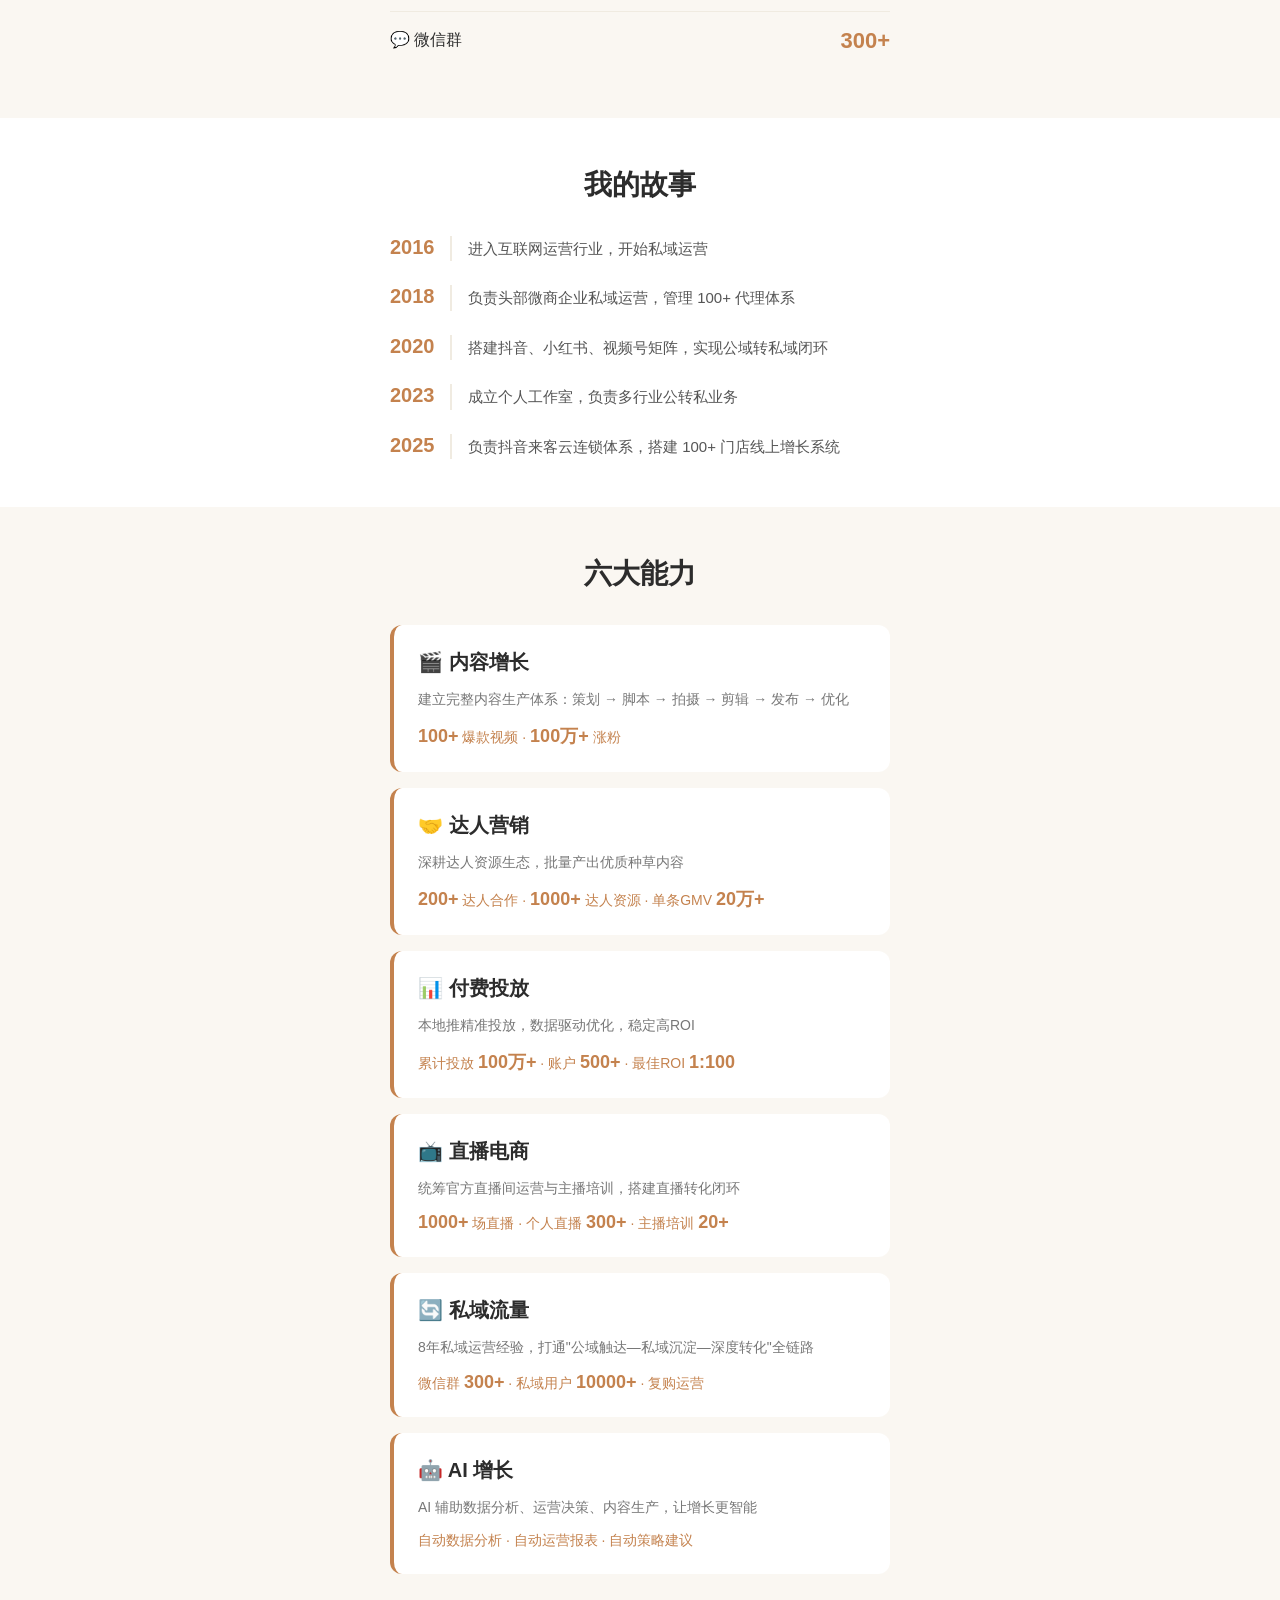
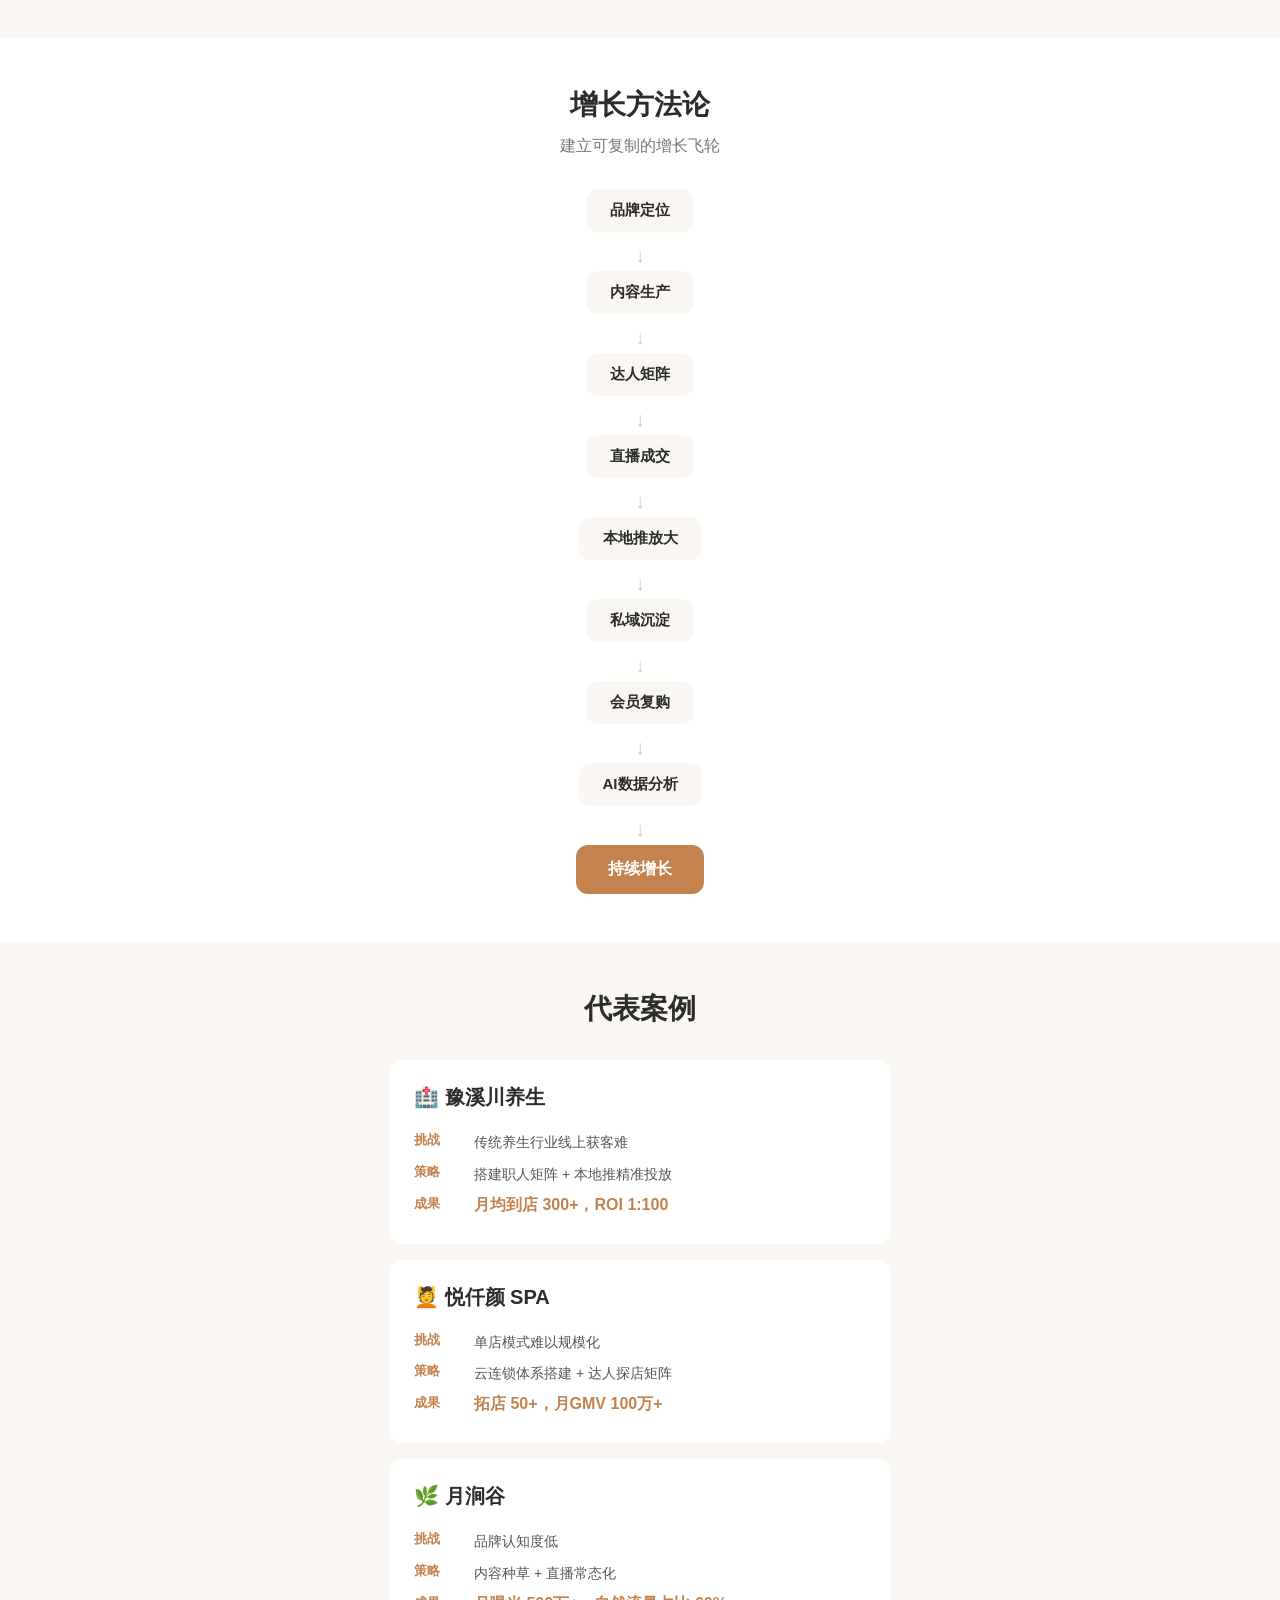
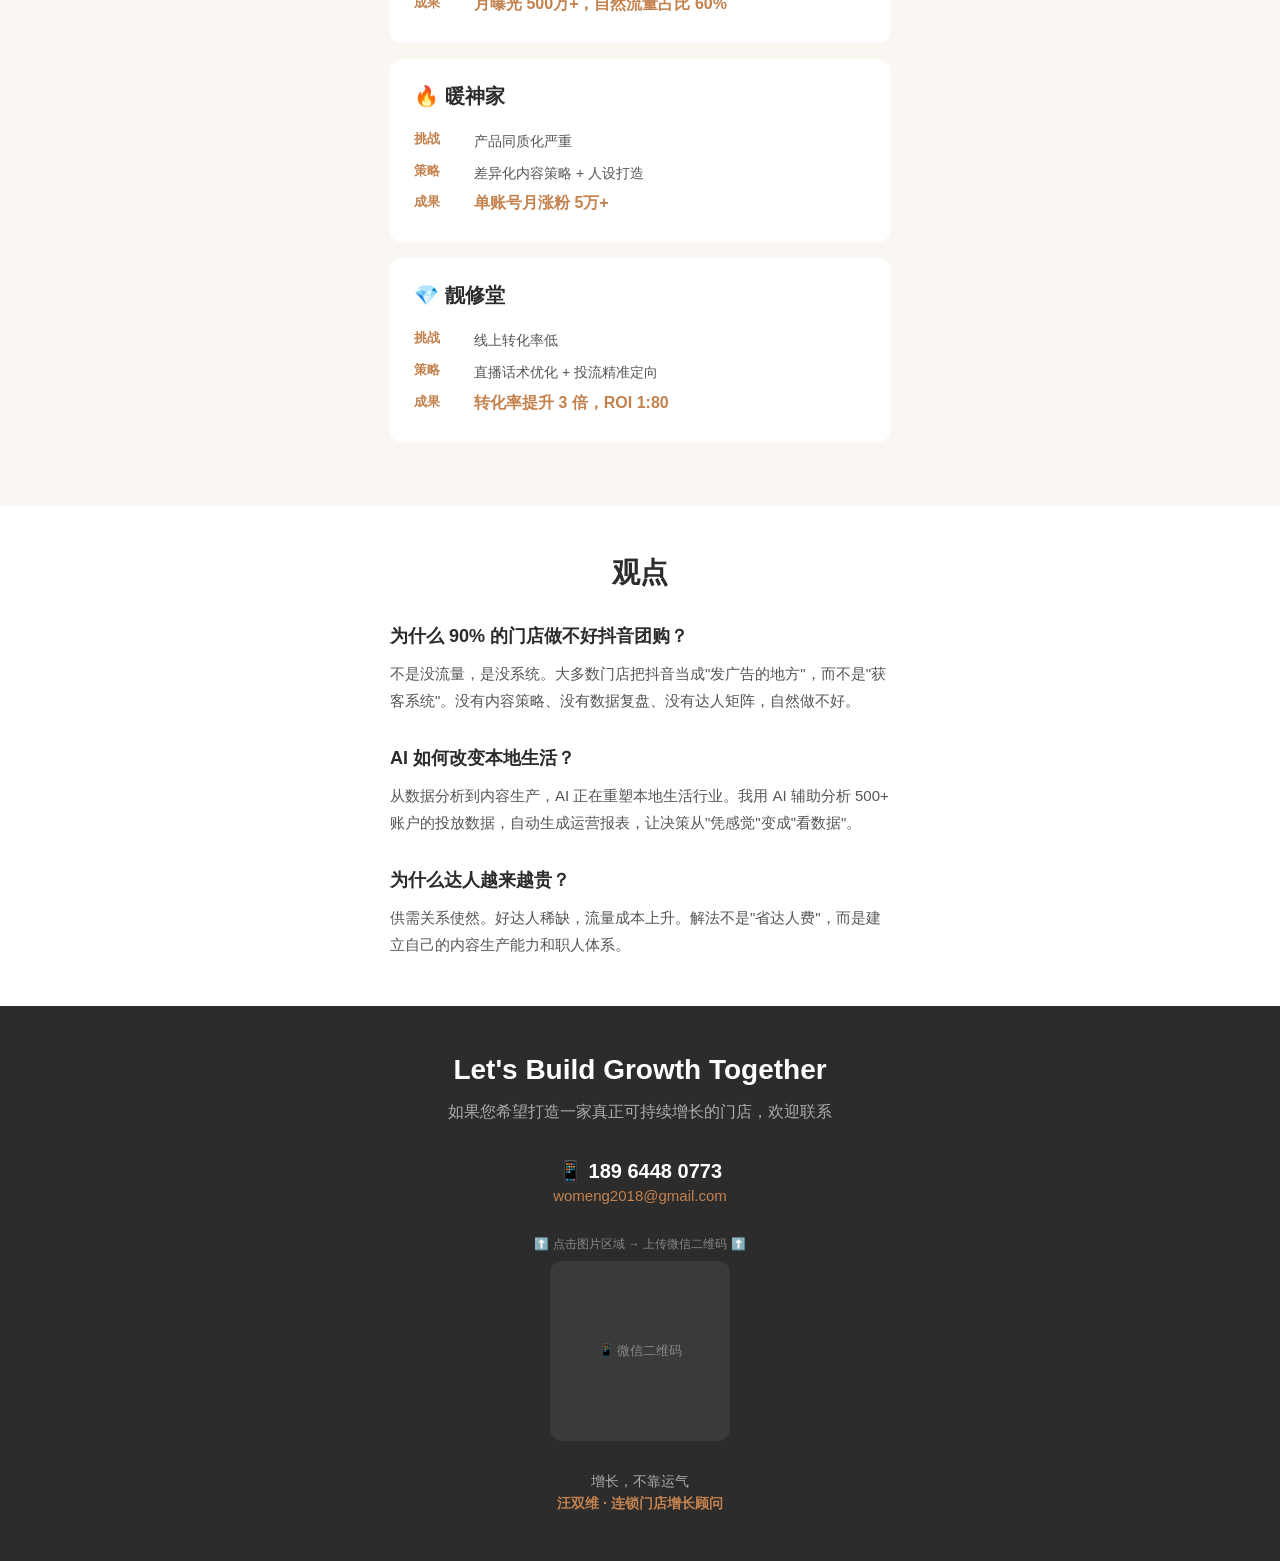
<file: wechat-publish.html>
<!DOCTYPE html>
<html lang="zh-CN">
<head>
<meta charset="UTF-8">
<meta name="viewport" content="width=device-width, initial-scale=1.0">
<title>汪双维 · 连锁门店增长顾问</title>
</head>
<body style="margin:0; padding:0; background:#fff; font-family:-apple-system, 'PingFang SC', 'Microsoft YaHei', sans-serif;">

<!-- 封面标题 -->
<section style="text-align:center; padding:60px 20px 40px; background:#faf7f2;">
  <p style="font-size:13px; color:#c4824e; letter-spacing:2px; margin:0 0 12px;">GROWTH CONSULTANT</p>
  <h1 style="font-size:42px; font-weight:700; color:#2c2c2c; letter-spacing:-1px; margin:0 0 16px; line-height:1.2;">增长，不靠运气</h1>
  <p style="font-size:17px; color:#777; margin:0 auto; max-width:480px; line-height:1.8;">
    帮助连锁品牌建立可复制、可持续、可放大的抖音增长系统
  </p>
  <p style="font-size:15px; color:#c4824e; margin:32px 0 0; font-weight:600;">汪双维 · 连锁门店增长顾问</p>
</section>

<!-- 个人照片 -->
<section style="text-align:center; padding:0 0 48px; background:#faf7f2;">
  <p style="font-size:12px; color:#aaa; margin:0 0 8px;">⬆️ 点击图片区域 → 上传个人照片 ⬆️</p>
  <div style="display:inline-block; width:280px; height:350px; background:linear-gradient(135deg,#f0ebe1,#e8d5c0); border-radius:16px; line-height:350px; color:#c4824e; font-size:14px;">📷 个人照片占位</div>
</section>

<!-- 我是谁 -->
<section style="padding:48px 20px;">
  <h2 style="font-size:28px; font-weight:700; color:#2c2c2c; text-align:center; margin:0 0 24px;">我是谁</h2>
  <p style="font-size:16px; color:#555; text-align:center; line-height:1.9; margin:0 auto; max-width:520px;">
    汪双维，10年线上运营实战专家。<br><br>
    深耕美业云连锁 0–1 搭建与 1–100 规模化扩张，累计操盘 10+ 美业云连锁主体。<br><br>
    从内容生产到达人矩阵，从本地推投放到私域沉淀，我专注于为连锁品牌打造全链路增长系统。
  </p>
</section>

<!-- 核心数据 -->
<section style="padding:48px 20px; background:#faf7f2;">
  <h2 style="font-size:28px; font-weight:700; color:#2c2c2c; text-align:center; margin:0 0 32px;">核心数据</h2>

  <table style="width:100%; max-width:500px; margin:0 auto; border-collapse:collapse;">
    <tr style="border-bottom:1px solid #f0ebe1;">
      <td style="padding:16px 0; font-size:16px; color:#2c2c2c;">🏪 累计服务门店</td>
      <td style="padding:16px 0; text-align:right; font-size:22px; font-weight:700; color:#c4824e;">500+</td>
    </tr>
    <tr style="border-bottom:1px solid #f0ebe1;">
      <td style="padding:16px 0; font-size:16px; color:#2c2c2c;">🤝 达人合作</td>
      <td style="padding:16px 0; text-align:right; font-size:22px; font-weight:700; color:#c4824e;">1000+</td>
    </tr>
    <tr style="border-bottom:1px solid #f0ebe1;">
      <td style="padding:16px 0; font-size:16px; color:#2c2c2c;">👥 累计粉丝</td>
      <td style="padding:16px 0; text-align:right; font-size:22px; font-weight:700; color:#c4824e;">100万+</td>
    </tr>
    <tr style="border-bottom:1px solid #f0ebe1;">
      <td style="padding:16px 0; font-size:16px; color:#2c2c2c;">📺 累计曝光</td>
      <td style="padding:16px 0; text-align:right; font-size:22px; font-weight:700; color:#c4824e;">10亿+</td>
    </tr>
    <tr style="border-bottom:1px solid #f0ebe1;">
      <td style="padding:16px 0; font-size:16px; color:#2c2c2c;">💰 累计GMV</td>
      <td style="padding:16px 0; text-align:right; font-size:22px; font-weight:700; color:#c4824e;">1亿+</td>
    </tr>
    <tr style="border-bottom:1px solid #f0ebe1;">
      <td style="padding:16px 0; font-size:16px; color:#2c2c2c;">🎬 直播场次</td>
      <td style="padding:16px 0; text-align:right; font-size:22px; font-weight:700; color:#c4824e;">1000+</td>
    </tr>
    <tr style="border-bottom:1px solid #f0ebe1;">
      <td style="padding:16px 0; font-size:16px; color:#2c2c2c;">🎥 视频数量</td>
      <td style="padding:16px 0; text-align:right; font-size:22px; font-weight:700; color:#c4824e;">1000+</td>
    </tr>
    <tr>
      <td style="padding:16px 0; font-size:16px; color:#2c2c2c;">💬 微信群</td>
      <td style="padding:16px 0; text-align:right; font-size:22px; font-weight:700; color:#c4824e;">300+</td>
    </tr>
  </table>
</section>

<!-- 我的故事 -->
<section style="padding:48px 20px;">
  <h2 style="font-size:28px; font-weight:700; color:#2c2c2c; text-align:center; margin:0 0 32px;">我的故事</h2>

  <div style="max-width:500px; margin:0 auto;">
    <div style="display:table; width:100%; margin-bottom:24px;">
      <div style="display:table-cell; width:60px; vertical-align:top; font-size:20px; font-weight:700; color:#c4824e;">2016</div>
      <div style="display:table-cell; vertical-align:top; font-size:15px; color:#555; line-height:1.7; padding-left:16px; border-left:2px solid #f0ebe1;">
        进入互联网运营行业，开始私域运营
      </div>
    </div>
    <div style="display:table; width:100%; margin-bottom:24px;">
      <div style="display:table-cell; width:60px; vertical-align:top; font-size:20px; font-weight:700; color:#c4824e;">2018</div>
      <div style="display:table-cell; vertical-align:top; font-size:15px; color:#555; line-height:1.7; padding-left:16px; border-left:2px solid #f0ebe1;">
        负责头部微商企业私域运营，管理 100+ 代理体系
      </div>
    </div>
    <div style="display:table; width:100%; margin-bottom:24px;">
      <div style="display:table-cell; width:60px; vertical-align:top; font-size:20px; font-weight:700; color:#c4824e;">2020</div>
      <div style="display:table-cell; vertical-align:top; font-size:15px; color:#555; line-height:1.7; padding-left:16px; border-left:2px solid #f0ebe1;">
        搭建抖音、小红书、视频号矩阵，实现公域转私域闭环
      </div>
    </div>
    <div style="display:table; width:100%; margin-bottom:24px;">
      <div style="display:table-cell; width:60px; vertical-align:top; font-size:20px; font-weight:700; color:#c4824e;">2023</div>
      <div style="display:table-cell; vertical-align:top; font-size:15px; color:#555; line-height:1.7; padding-left:16px; border-left:2px solid #f0ebe1;">
        成立个人工作室，负责多行业公转私业务
      </div>
    </div>
    <div style="display:table; width:100%;">
      <div style="display:table-cell; width:60px; vertical-align:top; font-size:20px; font-weight:700; color:#c4824e;">2025</div>
      <div style="display:table-cell; vertical-align:top; font-size:15px; color:#555; line-height:1.7; padding-left:16px; border-left:2px solid #f0ebe1;">
        负责抖音来客云连锁体系，搭建 100+ 门店线上增长系统
      </div>
    </div>
  </div>
</section>

<!-- 六大能力 -->
<section style="padding:48px 20px; background:#faf7f2;">
  <h2 style="font-size:28px; font-weight:700; color:#2c2c2c; text-align:center; margin:0 0 32px;">六大能力</h2>

  <!-- 1. 内容增长 -->
  <div style="max-width:500px; margin:0 auto;">
    <div style="background:#fff; border-radius:12px; padding:24px; margin-bottom:16px; border-left:4px solid #c4824e;">
      <h3 style="font-size:20px; font-weight:700; color:#2c2c2c; margin:0 0 12px;">🎬 内容增长</h3>
      <p style="font-size:14px; color:#777; margin:0 0 12px; line-height:1.7;">
        建立完整内容生产体系：策划 → 脚本 → 拍摄 → 剪辑 → 发布 → 优化
      </p>
      <p style="font-size:14px; color:#c4824e; margin:0;">
        <span style="font-weight:700;font-size:18px;">100+</span> 爆款视频 · <span style="font-weight:700;font-size:18px;">100万+</span> 涨粉
      </p>
    </div>

    <!-- 2. 达人营销 -->
    <div style="background:#fff; border-radius:12px; padding:24px; margin-bottom:16px; border-left:4px solid #c4824e;">
      <h3 style="font-size:20px; font-weight:700; color:#2c2c2c; margin:0 0 12px;">🤝 达人营销</h3>
      <p style="font-size:14px; color:#777; margin:0 0 12px; line-height:1.7;">
        深耕达人资源生态，批量产出优质种草内容
      </p>
      <p style="font-size:14px; color:#c4824e; margin:0;">
        <span style="font-weight:700;font-size:18px;">200+</span> 达人合作 · <span style="font-weight:700;font-size:18px;">1000+</span> 达人资源 · 单条GMV <span style="font-weight:700;font-size:18px;">20万+</span>
      </p>
    </div>

    <!-- 3. 付费投放 -->
    <div style="background:#fff; border-radius:12px; padding:24px; margin-bottom:16px; border-left:4px solid #c4824e;">
      <h3 style="font-size:20px; font-weight:700; color:#2c2c2c; margin:0 0 12px;">📊 付费投放</h3>
      <p style="font-size:14px; color:#777; margin:0 0 12px; line-height:1.7;">
        本地推精准投放，数据驱动优化，稳定高ROI
      </p>
      <p style="font-size:14px; color:#c4824e; margin:0;">
        累计投放 <span style="font-weight:700;font-size:18px;">100万+</span> · 账户 <span style="font-weight:700;font-size:18px;">500+</span> · 最佳ROI <span style="font-weight:700;font-size:18px;">1:100</span>
      </p>
    </div>

    <!-- 4. 直播电商 -->
    <div style="background:#fff; border-radius:12px; padding:24px; margin-bottom:16px; border-left:4px solid #c4824e;">
      <h3 style="font-size:20px; font-weight:700; color:#2c2c2c; margin:0 0 12px;">📺 直播电商</h3>
      <p style="font-size:14px; color:#777; margin:0 0 12px; line-height:1.7;">
        统筹官方直播间运营与主播培训，搭建直播转化闭环
      </p>
      <p style="font-size:14px; color:#c4824e; margin:0;">
        <span style="font-weight:700;font-size:18px;">1000+</span> 场直播 · 个人直播 <span style="font-weight:700;font-size:18px;">300+</span> · 主播培训 <span style="font-weight:700;font-size:18px;">20+</span>
      </p>
    </div>

    <!-- 5. 私域流量 -->
    <div style="background:#fff; border-radius:12px; padding:24px; margin-bottom:16px; border-left:4px solid #c4824e;">
      <h3 style="font-size:20px; font-weight:700; color:#2c2c2c; margin:0 0 12px;">🔄 私域流量</h3>
      <p style="font-size:14px; color:#777; margin:0 0 12px; line-height:1.7;">
        8年私域运营经验，打通"公域触达—私域沉淀—深度转化"全链路
      </p>
      <p style="font-size:14px; color:#c4824e; margin:0;">
        微信群 <span style="font-weight:700;font-size:18px;">300+</span> · 私域用户 <span style="font-weight:700;font-size:18px;">10000+</span> · 复购运营
      </p>
    </div>

    <!-- 6. AI增长 -->
    <div style="background:#fff; border-radius:12px; padding:24px; margin-bottom:16px; border-left:4px solid #c4824e;">
      <h3 style="font-size:20px; font-weight:700; color:#2c2c2c; margin:0 0 12px;">🤖 AI 增长</h3>
      <p style="font-size:14px; color:#777; margin:0 0 12px; line-height:1.7;">
        AI 辅助数据分析、运营决策、内容生产，让增长更智能
      </p>
      <p style="font-size:14px; color:#c4824e; margin:0;">
        自动数据分析 · 自动运营报表 · 自动策略建议
      </p>
    </div>
  </div>
</section>

<!-- 增长方法论 -->
<section style="padding:48px 20px;">
  <h2 style="font-size:28px; font-weight:700; color:#2c2c2c; text-align:center; margin:0 0 12px;">增长方法论</h2>
  <p style="font-size:16px; color:#777; text-align:center; margin:0 0 32px;">建立可复制的增长飞轮</p>

  <div style="max-width:400px; margin:0 auto; text-align:center;">
    <div style="display:inline-block; background:#faf7f2; border-radius:12px; padding:12px 24px; margin-bottom:8px; font-size:15px; color:#2c2c2c; font-weight:600;">品牌定位</div><br>
    <div style="color:#ccc; font-size:20px; margin:4px 0;">↓</div>
    <div style="display:inline-block; background:#faf7f2; border-radius:12px; padding:12px 24px; margin-bottom:8px; font-size:15px; color:#2c2c2c; font-weight:600;">内容生产</div><br>
    <div style="color:#ccc; font-size:20px; margin:4px 0;">↓</div>
    <div style="display:inline-block; background:#faf7f2; border-radius:12px; padding:12px 24px; margin-bottom:8px; font-size:15px; color:#2c2c2c; font-weight:600;">达人矩阵</div><br>
    <div style="color:#ccc; font-size:20px; margin:4px 0;">↓</div>
    <div style="display:inline-block; background:#faf7f2; border-radius:12px; padding:12px 24px; margin-bottom:8px; font-size:15px; color:#2c2c2c; font-weight:600;">直播成交</div><br>
    <div style="color:#ccc; font-size:20px; margin:4px 0;">↓</div>
    <div style="display:inline-block; background:#faf7f2; border-radius:12px; padding:12px 24px; margin-bottom:8px; font-size:15px; color:#2c2c2c; font-weight:600;">本地推放大</div><br>
    <div style="color:#ccc; font-size:20px; margin:4px 0;">↓</div>
    <div style="display:inline-block; background:#faf7f2; border-radius:12px; padding:12px 24px; margin-bottom:8px; font-size:15px; color:#2c2c2c; font-weight:600;">私域沉淀</div><br>
    <div style="color:#ccc; font-size:20px; margin:4px 0;">↓</div>
    <div style="display:inline-block; background:#faf7f2; border-radius:12px; padding:12px 24px; margin-bottom:8px; font-size:15px; color:#2c2c2c; font-weight:600;">会员复购</div><br>
    <div style="color:#ccc; font-size:20px; margin:4px 0;">↓</div>
    <div style="display:inline-block; background:#faf7f2; border-radius:12px; padding:12px 24px; margin-bottom:8px; font-size:15px; color:#2c2c2c; font-weight:600;">AI数据分析</div><br>
    <div style="color:#ccc; font-size:20px; margin:4px 0;">↓</div>
    <div style="display:inline-block; background:#c4824e; border-radius:12px; padding:14px 32px; font-size:16px; color:#fff; font-weight:700;">持续增长</div>
  </div>
</section>

<!-- 代表案例 -->
<section style="padding:48px 20px; background:#faf7f2;">
  <h2 style="font-size:28px; font-weight:700; color:#2c2c2c; text-align:center; margin:0 0 32px;">代表案例</h2>

  <div style="max-width:500px; margin:0 auto;">

    <!-- 案例卡片 -->
    <div style="background:#fff; border-radius:12px; padding:24px; margin-bottom:16px;">
      <h3 style="font-size:20px; font-weight:700; color:#2c2c2c; margin:0 0 16px;">🏥 豫溪川养生</h3>
      <table style="width:100%; border-collapse:collapse;">
        <tr>
          <td style="width:60px; vertical-align:top; font-size:13px; color:#c4824e; font-weight:600; padding:4px 0;">挑战</td>
          <td style="font-size:14px; color:#555; padding:4px 0; line-height:1.7;">传统养生行业线上获客难</td>
        </tr>
        <tr>
          <td style="width:60px; vertical-align:top; font-size:13px; color:#c4824e; font-weight:600; padding:4px 0;">策略</td>
          <td style="font-size:14px; color:#555; padding:4px 0; line-height:1.7;">搭建职人矩阵 + 本地推精准投放</td>
        </tr>
        <tr>
          <td style="width:60px; vertical-align:top; font-size:13px; color:#c4824e; font-weight:600; padding:4px 0;">成果</td>
          <td style="font-size:16px; font-weight:700; color:#c4824e; padding:4px 0;">月均到店 300+，ROI 1:100</td>
        </tr>
      </table>
    </div>

    <div style="background:#fff; border-radius:12px; padding:24px; margin-bottom:16px;">
      <h3 style="font-size:20px; font-weight:700; color:#2c2c2c; margin:0 0 16px;">💆 悦仟颜 SPA</h3>
      <table style="width:100%; border-collapse:collapse;">
        <tr>
          <td style="width:60px; vertical-align:top; font-size:13px; color:#c4824e; font-weight:600; padding:4px 0;">挑战</td>
          <td style="font-size:14px; color:#555; padding:4px 0; line-height:1.7;">单店模式难以规模化</td>
        </tr>
        <tr>
          <td style="width:60px; vertical-align:top; font-size:13px; color:#c4824e; font-weight:600; padding:4px 0;">策略</td>
          <td style="font-size:14px; color:#555; padding:4px 0; line-height:1.7;">云连锁体系搭建 + 达人探店矩阵</td>
        </tr>
        <tr>
          <td style="width:60px; vertical-align:top; font-size:13px; color:#c4824e; font-weight:600; padding:4px 0;">成果</td>
          <td style="font-size:16px; font-weight:700; color:#c4824e; padding:4px 0;">拓店 50+，月GMV 100万+</td>
        </tr>
      </table>
    </div>

    <div style="background:#fff; border-radius:12px; padding:24px; margin-bottom:16px;">
      <h3 style="font-size:20px; font-weight:700; color:#2c2c2c; margin:0 0 16px;">🌿 月涧谷</h3>
      <table style="width:100%; border-collapse:collapse;">
        <tr>
          <td style="width:60px; vertical-align:top; font-size:13px; color:#c4824e; font-weight:600; padding:4px 0;">挑战</td>
          <td style="font-size:14px; color:#555; padding:4px 0; line-height:1.7;">品牌认知度低</td>
        </tr>
        <tr>
          <td style="width:60px; vertical-align:top; font-size:13px; color:#c4824e; font-weight:600; padding:4px 0;">策略</td>
          <td style="font-size:14px; color:#555; padding:4px 0; line-height:1.7;">内容种草 + 直播常态化</td>
        </tr>
        <tr>
          <td style="width:60px; vertical-align:top; font-size:13px; color:#c4824e; font-weight:600; padding:4px 0;">成果</td>
          <td style="font-size:16px; font-weight:700; color:#c4824e; padding:4px 0;">月曝光 500万+，自然流量占比 60%</td>
        </tr>
      </table>
    </div>

    <div style="background:#fff; border-radius:12px; padding:24px; margin-bottom:16px;">
      <h3 style="font-size:20px; font-weight:700; color:#2c2c2c; margin:0 0 16px;">🔥 暖神家</h3>
      <table style="width:100%; border-collapse:collapse;">
        <tr>
          <td style="width:60px; vertical-align:top; font-size:13px; color:#c4824e; font-weight:600; padding:4px 0;">挑战</td>
          <td style="font-size:14px; color:#555; padding:4px 0; line-height:1.7;">产品同质化严重</td>
        </tr>
        <tr>
          <td style="width:60px; vertical-align:top; font-size:13px; color:#c4824e; font-weight:600; padding:4px 0;">策略</td>
          <td style="font-size:14px; color:#555; padding:4px 0; line-height:1.7;">差异化内容策略 + 人设打造</td>
        </tr>
        <tr>
          <td style="width:60px; vertical-align:top; font-size:13px; color:#c4824e; font-weight:600; padding:4px 0;">成果</td>
          <td style="font-size:16px; font-weight:700; color:#c4824e; padding:4px 0;">单账号月涨粉 5万+</td>
        </tr>
      </table>
    </div>

    <div style="background:#fff; border-radius:12px; padding:24px; margin-bottom:16px;">
      <h3 style="font-size:20px; font-weight:700; color:#2c2c2c; margin:0 0 16px;">💎 靓修堂</h3>
      <table style="width:100%; border-collapse:collapse;">
        <tr>
          <td style="width:60px; vertical-align:top; font-size:13px; color:#c4824e; font-weight:600; padding:4px 0;">挑战</td>
          <td style="font-size:14px; color:#555; padding:4px 0; line-height:1.7;">线上转化率低</td>
        </tr>
        <tr>
          <td style="width:60px; vertical-align:top; font-size:13px; color:#c4824e; font-weight:600; padding:4px 0;">策略</td>
          <td style="font-size:14px; color:#555; padding:4px 0; line-height:1.7;">直播话术优化 + 投流精准定向</td>
        </tr>
        <tr>
          <td style="width:60px; vertical-align:top; font-size:13px; color:#c4824e; font-weight:600; padding:4px 0;">成果</td>
          <td style="font-size:16px; font-weight:700; color:#c4824e; padding:4px 0;">转化率提升 3 倍，ROI 1:80</td>
        </tr>
      </table>
    </div>
  </div>
</section>

<!-- 观点 -->
<section style="padding:48px 20px;">
  <h2 style="font-size:28px; font-weight:700; color:#2c2c2c; text-align:center; margin:0 0 32px;">观点</h2>

  <div style="max-width:500px; margin:0 auto;">

    <div style="margin-bottom:32px;">
      <h3 style="font-size:18px; font-weight:700; color:#2c2c2c; margin:0 0 12px;">为什么 90% 的门店做不好抖音团购？</h3>
      <p style="font-size:15px; color:#555; line-height:1.8; margin:0;">
        不是没流量，是没系统。大多数门店把抖音当成"发广告的地方"，而不是"获客系统"。没有内容策略、没有数据复盘、没有达人矩阵，自然做不好。
      </p>
    </div>

    <div style="margin-bottom:32px;">
      <h3 style="font-size:18px; font-weight:700; color:#2c2c2c; margin:0 0 12px;">AI 如何改变本地生活？</h3>
      <p style="font-size:15px; color:#555; line-height:1.8; margin:0;">
        从数据分析到内容生产，AI 正在重塑本地生活行业。我用 AI 辅助分析 500+ 账户的投放数据，自动生成运营报表，让决策从"凭感觉"变成"看数据"。
      </p>
    </div>

    <div style="margin-bottom:0;">
      <h3 style="font-size:18px; font-weight:700; color:#2c2c2c; margin:0 0 12px;">为什么达人越来越贵？</h3>
      <p style="font-size:15px; color:#555; line-height:1.8; margin:0;">
        供需关系使然。好达人稀缺，流量成本上升。解法不是"省达人费"，而是建立自己的内容生产能力和职人体系。
      </p>
    </div>

  </div>
</section>

<!-- 联系方式 -->
<section style="padding:48px 20px; background:#2c2c2c; text-align:center;">
  <h2 style="font-size:28px; font-weight:700; color:#fff; margin:0 0 12px;">Let's Build Growth Together</h2>
  <p style="font-size:16px; color:#aaa; margin:0 0 32px; line-height:1.8;">
    如果您希望打造一家真正可持续增长的门店，欢迎联系
  </p>

  <p style="font-size:20px; font-weight:600; color:#fff; margin:0 0 4px;">📱 189 6448 0773</p>
  <p style="font-size:15px; color:#c4824e; margin:0 0 24px;">womeng2018@gmail.com</p>

  <!-- 二维码占位 -->
  <p style="font-size:12px; color:#888; margin:32px 0 8px;">⬆️ 点击图片区域 → 上传微信二维码 ⬆️</p>
  <div style="display:inline-block; width:180px; height:180px; background:#3a3a3a; border-radius:12px; line-height:180px; color:#888; font-size:13px;">📱 微信二维码</div>

  <p style="font-size:14px; color:#aaa; margin:32px 0 0;">
    增长，不靠运气
  </p>
  <p style="font-size:14px; color:#c4824e; font-weight:600; margin:4px 0 0;">
    汪双维 · 连锁门店增长顾问
  </p>
</section>

</body>
</html>
</file>
<file: style.min.css>
:root{--color-bg:#FAF8F5;--color-bg-alt:#F3EFE9;--color-bg-dark:#1A1410;--color-surface:#FFFFFF;--color-border:rgba(26,20,16,0.08);--color-border-hover:rgba(26,20,16,0.15);--color-text:#1A1410;--color-text-secondary:#6B5E54;--color-text-tertiary:#9E9185;--color-text-inverse:#FAF8F5;--color-accent:#C4783A;--color-accent-light:#D4944F;--color-accent-muted:rgba(196,120,58,0.08);--color-accent-glow:rgba(196,120,58,0.15);--color-success:#2D8A4E;--color-error:#C0392B;--font-sans:-apple-system,BlinkMacSystemFont,'SF Pro Display','SF Pro Text','Noto Sans SC','Helvetica Neue',Arial,sans-serif;--font-mono:'SF Mono','Fira Code','Noto Sans SC',monospace;--space-xs:4px;--space-sm:8px;--space-md:16px;--space-lg:24px;--space-xl:32px;--space-2xl:48px;--space-3xl:64px;--space-4xl:96px;--space-5xl:128px;--space-6xl:160px;--max-width:1200px;--nav-height:56px;--radius-sm:8px;--radius-md:16px;--radius-lg:24px;--radius-xl:32px;--radius-full:9999px;--shadow-sm:0 1px 3px rgba(26,20,16,0.04);--shadow-md:0 4px 16px rgba(26,20,16,0.06);--shadow-lg:0 8px 40px rgba(26,20,16,0.08);--shadow-xl:0 16px 64px rgba(26,20,16,0.10);--ease-out:cubic-bezier(0.25,0.46,0.45,0.94);--ease-out-back:cubic-bezier(0.34,1.56,0.64,1);--duration-fast:0.2s;--duration-normal:0.35s;--duration-slow:0.6s;}*,*::before,*::after{margin:0;padding:0;box-sizing:border-box;}html{font-size:16px;scroll-behavior:smooth;-webkit-font-smoothing:antialiased;-moz-osx-font-smoothing:grayscale;-webkit-text-size-adjust:100%;}body{font-family:var(--font-sans);color:var(--color-text);background:var(--color-bg);line-height:1.6;overflow-x:hidden;font-weight:400;letter-spacing:-0.01em;}img{max-width:100%;height:auto;display:block;}a{color:inherit;text-decoration:none;}ul,ol{list-style:none;}button{border:none;background:none;cursor:pointer;font-family:inherit;font-size:inherit;color:inherit;}.t-display{font-size:clamp(56px,8vw,96px);font-weight:700;letter-spacing:-0.04em;line-height:1.05;}.t-h1{font-size:clamp(42px,6vw,64px);font-weight:700;letter-spacing:-0.03em;line-height:1.1;}.t-h2{font-size:clamp(32px,5vw,48px);font-weight:600;letter-spacing:-0.02em;line-height:1.2;}.t-h3{font-size:clamp(24px,4vw,32px);font-weight:600;letter-spacing:-0.02em;line-height:1.3;}.t-body-lg{font-size:clamp(19px,2.5vw,23px);font-weight:400;line-height:1.7;color:var(--color-text-secondary);}.t-body{font-size:17px;font-weight:400;line-height:1.7;color:var(--color-text-secondary);}.t-caption{font-size:15px;font-weight:400;line-height:1.6;color:var(--color-text-tertiary);}.t-eyebrow{font-size:14px;font-weight:600;letter-spacing:0.14em;text-transform:uppercase;color:var(--color-accent);}.t-number{font-size:clamp(56px,8vw,88px);font-weight:700;letter-spacing:-0.04em;line-height:1;font-variant-numeric:tabular-nums;}.container{max-width:var(--max-width);margin:0 auto;padding:0 24px;}@media (min-width:768px){.container{padding:0 48px;}}.section{padding:var(--space-5xl) 0;position:relative;}.section-header{max-width:640px;margin-bottom:var(--space-4xl);}.section-header.center{text-align:center;margin-left:auto;margin-right:auto;}.nav{position:fixed;top:0;left:0;right:0;z-index:1000;height:var(--nav-height);background:rgba(250,248,245,0.8);backdrop-filter:saturate(180%) blur(20px);-webkit-backdrop-filter:saturate(180%) blur(20px);border-bottom:1px solid var(--color-border);transition:background var(--duration-normal) var(--ease-out),box-shadow var(--duration-normal) var(--ease-out);}.nav.scrolled{background:rgba(250,248,245,0.95);box-shadow:var(--shadow-sm);}.nav-inner{max-width:var(--max-width);margin:0 auto;padding:0 24px;height:100%;display:flex;align-items:center;justify-content:space-between;}@media (min-width:768px){.nav-inner{padding:0 48px;}}.nav-logo{font-size:17px;font-weight:700;letter-spacing:-0.02em;color:var(--color-text);display:flex;align-items:center;gap:var(--space-sm);}.nav-logo-mark{width:28px;height:28px;background:var(--color-accent);border-radius:var(--radius-sm);display:flex;align-items:center;justify-content:center;color:white;font-size:14px;font-weight:700;}.nav-links{display:none;gap:var(--space-xl);align-items:center;}@media (min-width:768px){.nav-links{display:flex;}}.nav-links a{font-size:15px;font-weight:500;color:var(--color-text-secondary);transition:color var(--duration-fast) var(--ease-out);position:relative;}.nav-links a::after{content:'';position:absolute;bottom:-4px;left:0;right:0;height:1px;background:var(--color-accent);transform:scaleX(0);transform-origin:center;transition:transform var(--duration-normal) var(--ease-out);}.nav-links a:hover{color:var(--color-text);}.nav-links a:hover::after{transform:scaleX(1);}.nav-cta{display:none;font-size:14px;font-weight:600;padding:8px 20px;background:var(--color-text);color:var(--color-text-inverse);border-radius:var(--radius-full);transition:all var(--duration-fast) var(--ease-out);}@media (min-width:768px){.nav-cta{display:inline-flex;}}.nav-cta:hover{background:var(--color-accent);transform:scale(1.02);}.nav-mobile-toggle{display:flex;flex-direction:column;gap:5px;padding:4px;}@media (min-width:768px){.nav-mobile-toggle{display:none;}}.nav-mobile-toggle span{display:block;width:20px;height:1.5px;background:var(--color-text);transition:all var(--duration-fast) var(--ease-out);}.hero{min-height:100vh;display:flex;align-items:center;padding-top:calc(var(--nav-height) + var(--space-4xl));padding-bottom:var(--space-4xl);position:relative;overflow:hidden;}.hero::before{content:'';position:absolute;top:-200px;right:-200px;width:600px;height:600px;background:radial-gradient(circle,var(--color-accent-muted) 0%,transparent 70%);border-radius:50%;pointer-events:none;}.hero-grid{display:grid;grid-template-columns:1fr;gap:var(--space-3xl);align-items:center;}@media (min-width:1024px){.hero-grid{grid-template-columns:1.1fr 0.9fr;gap:var(--space-5xl);}}.hero-content{max-width:580px;}.hero-eyebrow{display:inline-flex;align-items:center;gap:var(--space-sm);padding:6px 14px;background:var(--color-accent-muted);border-radius:var(--radius-full);font-size:13px;font-weight:600;color:var(--color-accent);letter-spacing:0.04em;margin-bottom:var(--space-xl);animation:fadeInUp 0.8s var(--ease-out) 0.2s both;}.hero-title{margin-bottom:var(--space-lg);animation:fadeInUp 0.8s var(--ease-out) 0.35s both;}.hero-title em{font-style:normal;color:var(--color-accent);}.hero-subtitle{font-size:clamp(19px,2.5vw,23px);font-weight:400;color:var(--color-text-secondary);line-height:1.7;margin-bottom:var(--space-2xl);max-width:480px;animation:fadeInUp 0.8s var(--ease-out) 0.5s both;}.hero-actions{display:flex;gap:var(--space-md);flex-wrap:wrap;animation:fadeInUp 0.8s var(--ease-out) 0.65s both;}.btn{display:inline-flex;align-items:center;gap:var(--space-sm);padding:16px 32px;border-radius:var(--radius-full);font-size:16px;font-weight:600;transition:all var(--duration-fast) var(--ease-out);cursor:pointer;white-space:nowrap;position:relative;overflow:hidden;}.btn::before{content:'';position:absolute;inset:0;background:linear-gradient(180deg,rgba(255,255,255,0.1) 0%,transparent 100%);opacity:0;transition:opacity var(--duration-fast) var(--ease-out);}.btn:hover::before{opacity:1;}.btn-primary{background:var(--color-text);color:var(--color-text-inverse);}.btn-primary:hover{background:var(--color-accent);transform:scale(1.02);box-shadow:0 4px 20px var(--color-accent-glow);}.btn-secondary{background:transparent;color:var(--color-text);border:1.5px solid var(--color-border);}.btn-secondary:hover{border-color:var(--color-accent);color:var(--color-accent);transform:scale(1.02);}.hero-visual{position:relative;animation:fadeInUp 1s var(--ease-out) 0.8s both;}.hero-photo-frame{width:100%;aspect-ratio:4/5;background:var(--color-bg-alt);border-radius:var(--radius-lg);overflow:hidden;position:relative;box-shadow:var(--shadow-lg);}.hero-photo-placeholder{width:100%;height:100%;display:flex;flex-direction:column;align-items:center;justify-content:center;background:linear-gradient(135deg,var(--color-bg-alt) 0%,var(--color-accent-muted) 100%);color:var(--color-text-tertiary);font-size:14px;gap:var(--space-md);}.hero-photo-placeholder i{font-size:48px;opacity:0.3;}.hero-photo-img{width:100%;height:100%;object-fit:cover;object-position:center top;}.hero-badge{position:absolute;background:var(--color-surface);border-radius:var(--radius-md);padding:12px 18px;box-shadow:var(--shadow-md);display:flex;align-items:center;gap:var(--space-sm);font-size:13px;font-weight:500;animation:float 6s ease-in-out infinite;}.hero-badge-1{top:10%;right:-20px;animation-delay:0s;}.hero-badge-2{bottom:15%;left:-20px;animation-delay:1.5s;}@media (max-width:1024px){.hero-badge{display:none;}}@keyframes float{0%,100%{transform:translateY(0);}50%{transform:translateY(-8px);}}.logo-wall{padding:var(--space-3xl) 0;border-top:1px solid var(--color-border);border-bottom:1px solid var(--color-border);background:var(--color-surface);}.logo-wall-header{text-align:center;margin-bottom:var(--space-2xl);}.logo-wall-header .t-eyebrow{margin-bottom:var(--space-sm);}.logo-wall-header .t-caption{max-width:400px;margin:0 auto;}.logo-grid{display:flex;flex-wrap:wrap;justify-content:center;align-items:center;gap:var(--space-xl);max-width:900px;margin:0 auto;}@media (min-width:768px){.logo-grid{gap:var(--space-3xl);}}.logo-item{width:100px;height:48px;display:flex;align-items:center;justify-content:center;border-radius:var(--radius-sm);background:var(--color-bg-alt);color:var(--color-text-tertiary);font-size:12px;font-weight:600;letter-spacing:0.02em;transition:all var(--duration-normal) var(--ease-out);cursor:default;position:relative;overflow:hidden;}@media (min-width:768px){.logo-item{width:140px;height:56px;font-size:13px;}}.logo-item:hover{background:var(--color-accent);color:white;transform:scale(1.05);box-shadow:var(--shadow-md);}.logo-item span{position:relative;z-index:1;}.impact{background:var(--color-bg-dark);color:var(--color-text-inverse);padding:var(--space-6xl) 0;position:relative;overflow:hidden;}.impact::before{content:'';position:absolute;top:0;left:0;right:0;bottom:0;background:radial-gradient(ellipse at 20% 50%,var(--color-accent-muted) 0%,transparent 60%);opacity:0.3;pointer-events:none;}.impact .section-header{position:relative;z-index:1;}.impact .t-eyebrow{color:var(--color-accent-light);}.impact-grid{display:grid;grid-template-columns:repeat(2,1fr);gap:var(--space-xl);position:relative;z-index:1;}@media (min-width:768px){.impact-grid{grid-template-columns:repeat(3,1fr);gap:var(--space-2xl);}}@media (min-width:1024px){.impact-grid{grid-template-columns:repeat(5,1fr);}}.impact-item{text-align:center;padding:var(--space-xl) var(--space-md);border-radius:var(--radius-md);transition:background var(--duration-fast) var(--ease-out);}.impact-item:hover{background:rgba(255,255,255,0.03);}.impact-number{font-size:clamp(48px,6vw,72px);font-weight:700;letter-spacing:-0.03em;line-height:1;color:var(--color-text-inverse);margin-bottom:var(--space-sm);font-variant-numeric:tabular-nums;}.impact-number .counter{display:inline-block;}.impact-number .suffix{font-size:0.5em;font-weight:500;color:var(--color-accent-light);}.impact-label{font-size:14px;font-weight:400;color:rgba(250,248,245,0.45);line-height:1.4;}.timeline-section{background:var(--color-bg);position:relative;}.timeline{position:relative;max-width:800px;margin:0 auto;}.timeline::before{content:'';position:absolute;left:20px;top:0;bottom:0;width:1px;background:var(--color-border);}@media (min-width:768px){.timeline::before{left:50%;transform:translateX(-50%);}}.timeline-item{position:relative;padding-left:56px;padding-bottom:var(--space-3xl);opacity:0;transform:translateY(24px);transition:all var(--duration-slow) var(--ease-out);}.timeline-item.visible{opacity:1;transform:translateY(0);}@media (min-width:768px){.timeline-item{padding-left:0;width:50%;padding-bottom:var(--space-4xl);}.timeline-item:nth-child(odd){padding-right:var(--space-3xl);text-align:right;}.timeline-item:nth-child(even){padding-left:var(--space-3xl);margin-left:50%;}}.timeline-dot{position:absolute;left:12px;top:6px;width:18px;height:18px;border-radius:50%;background:var(--color-surface);border:2px solid var(--color-border);z-index:1;transition:all var(--duration-normal) var(--ease-out);}.timeline-item.visible .timeline-dot{border-color:var(--color-accent);background:var(--color-accent);box-shadow:0 0 0 4px var(--color-accent-muted);}@media (min-width:768px){.timeline-dot{left:auto;right:-9px;}.timeline-item:nth-child(odd) .timeline-dot{right:-9px;left:auto;}.timeline-item:nth-child(even) .timeline-dot{left:-9px;right:auto;}}.timeline-year{font-size:32px;font-weight:700;letter-spacing:-0.02em;color:var(--color-text);margin-bottom:var(--space-xs);}.timeline-text{font-size:16px;font-weight:400;color:var(--color-text-secondary);line-height:1.7;}.capabilities{background:var(--color-bg-alt);}.cap-grid{display:grid;grid-template-columns:1fr;gap:var(--space-lg);}@media (min-width:768px){.cap-grid{grid-template-columns:repeat(2,1fr);}}@media (min-width:1200px){.cap-grid{grid-template-columns:repeat(3,1fr);}}.cap-card{background:var(--color-surface);border-radius:var(--radius-lg);padding:var(--space-2xl);border:1px solid var(--color-border);transition:all var(--duration-normal) var(--ease-out);position:relative;overflow:hidden;cursor:default;}.cap-card::before{content:'';position:absolute;top:0;left:0;right:0;height:3px;background:var(--color-accent);transform:scaleX(0);transform-origin:left;transition:transform var(--duration-slow) var(--ease-out);}.cap-card:hover{border-color:var(--color-accent);box-shadow:var(--shadow-lg);transform:translateY(-4px);}.cap-card:hover::before{transform:scaleX(1);}.cap-icon{width:48px;height:48px;border-radius:var(--radius-md);background:var(--color-accent-muted);display:flex;align-items:center;justify-content:center;font-size:20px;color:var(--color-accent);margin-bottom:var(--space-lg);transition:all var(--duration-normal) var(--ease-out);}.cap-card:hover .cap-icon{background:var(--color-accent);color:white;transform:scale(1.05);}.cap-card h3{font-size:22px;font-weight:700;letter-spacing:-0.01em;margin-bottom:var(--space-sm);color:var(--color-text);}.cap-card .cap-desc{font-size:15px;font-weight:400;color:var(--color-text-secondary);line-height:1.7;margin-bottom:var(--space-lg);}.cap-stats{display:flex;flex-wrap:wrap;gap:var(--space-sm);}.cap-stat{font-size:13px;font-weight:500;padding:5px 14px;background:var(--color-bg);border-radius:var(--radius-full);color:var(--color-text-secondary);}.gos-section{background:var(--color-bg-dark);color:var(--color-text-inverse);padding:var(--space-6xl) 0;position:relative;overflow:hidden;}.gos-section::before{content:'';position:absolute;top:-300px;right:-300px;width:800px;height:800px;background:radial-gradient(circle,var(--color-accent-muted) 0%,transparent 70%);opacity:0.2;pointer-events:none;}.gos-section .t-eyebrow{color:var(--color-accent-light);}.gos-flow{display:flex;flex-direction:column;align-items:center;gap:var(--space-md);max-width:600px;margin:0 auto;position:relative;z-index:1;}.gos-step{width:100%;display:flex;align-items:center;gap:var(--space-lg);padding:var(--space-lg) var(--space-xl);background:rgba(255,255,255,0.04);border:1px solid rgba(255,255,255,0.08);border-radius:var(--radius-md);transition:all var(--duration-normal) var(--ease-out);opacity:0;transform:translateY(16px);}.gos-step.visible{opacity:1;transform:translateY(0);}.gos-step:hover{background:rgba(255,255,255,0.08);border-color:var(--color-accent);transform:scale(1.01) !important;}.gos-step-num{width:36px;height:36px;border-radius:50%;background:rgba(255,255,255,0.08);display:flex;align-items:center;justify-content:center;font-size:14px;font-weight:700;color:var(--color-text-tertiary);flex-shrink:0;transition:all var(--duration-normal) var(--ease-out);}.gos-step:hover .gos-step-num{background:var(--color-accent);color:white;}.gos-step-content{flex:1;}.gos-step-title{font-size:19px;font-weight:600;color:var(--color-text-inverse);margin-bottom:4px;}.gos-step-desc{font-size:14px;font-weight:400;color:rgba(250,248,245,0.4);line-height:1.5;}.gos-arrow{color:rgba(255,255,255,0.15);font-size:14px;align-self:center;}.projects-section{background:var(--color-bg);}.project-grid{display:grid;grid-template-columns:1fr;gap:var(--space-xl);}@media (min-width:768px){.project-grid{grid-template-columns:repeat(2,1fr);}}@media (min-width:1200px){.project-grid{grid-template-columns:repeat(3,1fr);}}.project-card{background:var(--color-surface);border-radius:var(--radius-lg);overflow:hidden;border:1px solid var(--color-border);transition:all var(--duration-normal) var(--ease-out);cursor:default;}.project-card:hover{box-shadow:var(--shadow-xl);transform:translateY(-4px);border-color:transparent;}.project-card-header{padding:var(--space-xl) var(--space-xl) var(--space-lg);border-bottom:1px solid var(--color-border);}.project-card-category{font-size:12px;font-weight:600;letter-spacing:0.08em;text-transform:uppercase;color:var(--color-accent);margin-bottom:var(--space-xs);}.project-card-title{font-size:22px;font-weight:700;letter-spacing:-0.01em;color:var(--color-text);}.project-card-body{padding:var(--space-lg) var(--space-xl);}.project-card-label{font-size:13px;font-weight:600;letter-spacing:0.08em;text-transform:uppercase;color:var(--color-text-tertiary);margin-bottom:var(--space-xs);}.project-card-text{font-size:15px;font-weight:400;color:var(--color-text-secondary);line-height:1.7;margin-bottom:var(--space-md);}.project-card-result{font-size:26px;font-weight:700;letter-spacing:-0.02em;color:var(--color-accent);margin-top:var(--space-sm);}.key-results{background:var(--color-bg-alt);padding:var(--space-6xl) 0;}.kr-grid{display:grid;grid-template-columns:repeat(2,1fr);gap:var(--space-lg);}@media (min-width:768px){.kr-grid{grid-template-columns:repeat(4,1fr);}}.kr-card{background:var(--color-surface);border-radius:var(--radius-md);padding:var(--space-xl);text-align:center;border:1px solid var(--color-border);transition:all var(--duration-normal) var(--ease-out);opacity:0;transform:translateY(16px);}.kr-card.visible{opacity:1;transform:translateY(0);}.kr-card:hover{border-color:var(--color-accent);box-shadow:var(--shadow-md);}.kr-icon{font-size:24px;color:var(--color-accent);opacity:0.6;margin-bottom:var(--space-md);}.kr-number{font-size:clamp(36px,5vw,52px);font-weight:700;letter-spacing:-0.03em;color:var(--color-text);line-height:1.1;margin-bottom:var(--space-xs);font-variant-numeric:tabular-nums;}.kr-label{font-size:14px;font-weight:400;color:var(--color-text-tertiary);line-height:1.5;}.insights-section{background:var(--color-bg);}.insights-grid{display:grid;grid-template-columns:1fr;gap:var(--space-xl);}@media (min-width:768px){.insights-grid{grid-template-columns:repeat(3,1fr);}}.insight-card{background:var(--color-surface);border-radius:var(--radius-lg);overflow:hidden;border:1px solid var(--color-border);transition:all var(--duration-normal) var(--ease-out);cursor:pointer;}.insight-card:hover{box-shadow:var(--shadow-lg);transform:translateY(-2px);border-color:var(--color-accent);}.insight-thumb{width:100%;aspect-ratio:16/9;background:var(--color-bg-alt);display:flex;align-items:center;justify-content:center;color:var(--color-text-tertiary);font-size:32px;position:relative;overflow:hidden;}.insight-thumb::after{content:'';position:absolute;inset:0;background:linear-gradient(180deg,transparent 50%,rgba(26,20,16,0.03) 100%);}.insight-body{padding:var(--space-xl);}.insight-tag{font-size:13px;font-weight:600;letter-spacing:0.08em;text-transform:uppercase;color:var(--color-accent);margin-bottom:var(--space-sm);}.insight-title{font-size:20px;font-weight:600;letter-spacing:-0.01em;color:var(--color-text);line-height:1.4;margin-bottom:var(--space-sm);}.insight-excerpt{font-size:15px;font-weight:400;color:var(--color-text-secondary);line-height:1.7;display:-webkit-box;-webkit-line-clamp:2;-webkit-box-orient:vertical;overflow:hidden;}.insight-meta{display:flex;align-items:center;gap:var(--space-md);margin-top:var(--space-md);padding-top:var(--space-md);border-top:1px solid var(--color-border);font-size:14px;color:var(--color-text-tertiary);}.contact-section{background:var(--color-bg-dark);color:var(--color-text-inverse);padding:var(--space-6xl) 0;text-align:center;position:relative;overflow:hidden;}.contact-section::before{content:'';position:absolute;bottom:-200px;left:50%;transform:translateX(-50%);width:800px;height:800px;background:radial-gradient(circle,var(--color-accent-muted) 0%,transparent 70%);opacity:0.2;pointer-events:none;}.contact-inner{max-width:600px;margin:0 auto;position:relative;z-index:1;}.contact-section .t-eyebrow{color:var(--color-accent-light);}.contact-headline{font-size:clamp(36px,6vw,56px);font-weight:700;letter-spacing:-0.03em;line-height:1.15;margin-bottom:var(--space-lg);}.contact-subtext{font-size:19px;font-weight:400;color:rgba(250,248,245,0.5);line-height:1.7;margin-bottom:var(--space-3xl);}.contact-details{display:flex;flex-direction:column;gap:var(--space-xl);align-items:center;margin-bottom:var(--space-3xl);}.contact-detail{display:flex;align-items:center;gap:var(--space-md);font-size:20px;font-weight:500;color:var(--color-text-inverse);}.contact-detail i{color:var(--color-accent-light);font-size:22px;width:24px;text-align:center;}.contact-qr{width:120px;height:120px;background:var(--color-surface);border-radius:var(--radius-md);margin:0 auto;display:flex;align-items:center;justify-content:center;color:var(--color-text-tertiary);font-size:12px;box-shadow:var(--shadow-md);}.footer{background:#0F0B08;color:rgba(250,248,245,0.35);padding:var(--space-3xl) 0 var(--space-xl);}.footer-inner{display:flex;flex-direction:column;gap:var(--space-2xl);}@media (min-width:768px){.footer-inner{flex-direction:row;justify-content:space-between;align-items:flex-end;}}.footer-brand{display:flex;flex-direction:column;gap:var(--space-sm);}.footer-name{font-size:20px;font-weight:700;color:rgba(250,248,245,0.7);}.footer-desc{font-size:15px;max-width:300px;line-height:1.7;}.footer-links{display:flex;gap:var(--space-xl);flex-wrap:wrap;}.footer-links a{font-size:15px;color:rgba(250,248,245,0.35);transition:color var(--duration-fast) var(--ease-out);}.footer-links a:hover{color:var(--color-accent-light);}.footer-bottom{padding-top:var(--space-xl);border-top:1px solid rgba(255,255,255,0.06);display:flex;flex-direction:column;gap:var(--space-sm);font-size:14px;}@media (min-width:768px){.footer-bottom{flex-direction:row;justify-content:space-between;align-items:center;}}@keyframes fadeInUp{from{opacity:0;transform:translateY(24px);}to{opacity:1;transform:translateY(0);}}@keyframes fadeIn{from{opacity:0;}to{opacity:1;}}.reveal{opacity:0;transform:translateY(20px);transition:opacity var(--duration-slow) var(--ease-out),transform var(--duration-slow) var(--ease-out);}.reveal.visible{opacity:1;transform:translateY(0);}@media (max-width:767px){:root{--space-5xl:80px;--space-6xl:100px;}.hero{min-height:auto;padding-top:calc(var(--nav-height) + var(--space-2xl));}.hero-visual{order:-1;}.hero-photo-frame{aspect-ratio:3/4;}.impact-grid{grid-template-columns:repeat(2,1fr);}.kr-grid{grid-template-columns:repeat(2,1fr);}}.glass{background:rgba(255,255,255,0.7);backdrop-filter:blur(20px);-webkit-backdrop-filter:blur(20px);border:1px solid rgba(255,255,255,0.2);}::-webkit-scrollbar{width:6px;}::-webkit-scrollbar-track{background:transparent;}::-webkit-scrollbar-thumb{background:var(--color-text-tertiary);border-radius:3px;}::-webkit-scrollbar-thumb:hover{background:var(--color-text-secondary);}::selection{background:var(--color-accent);color:white;}
</file>
